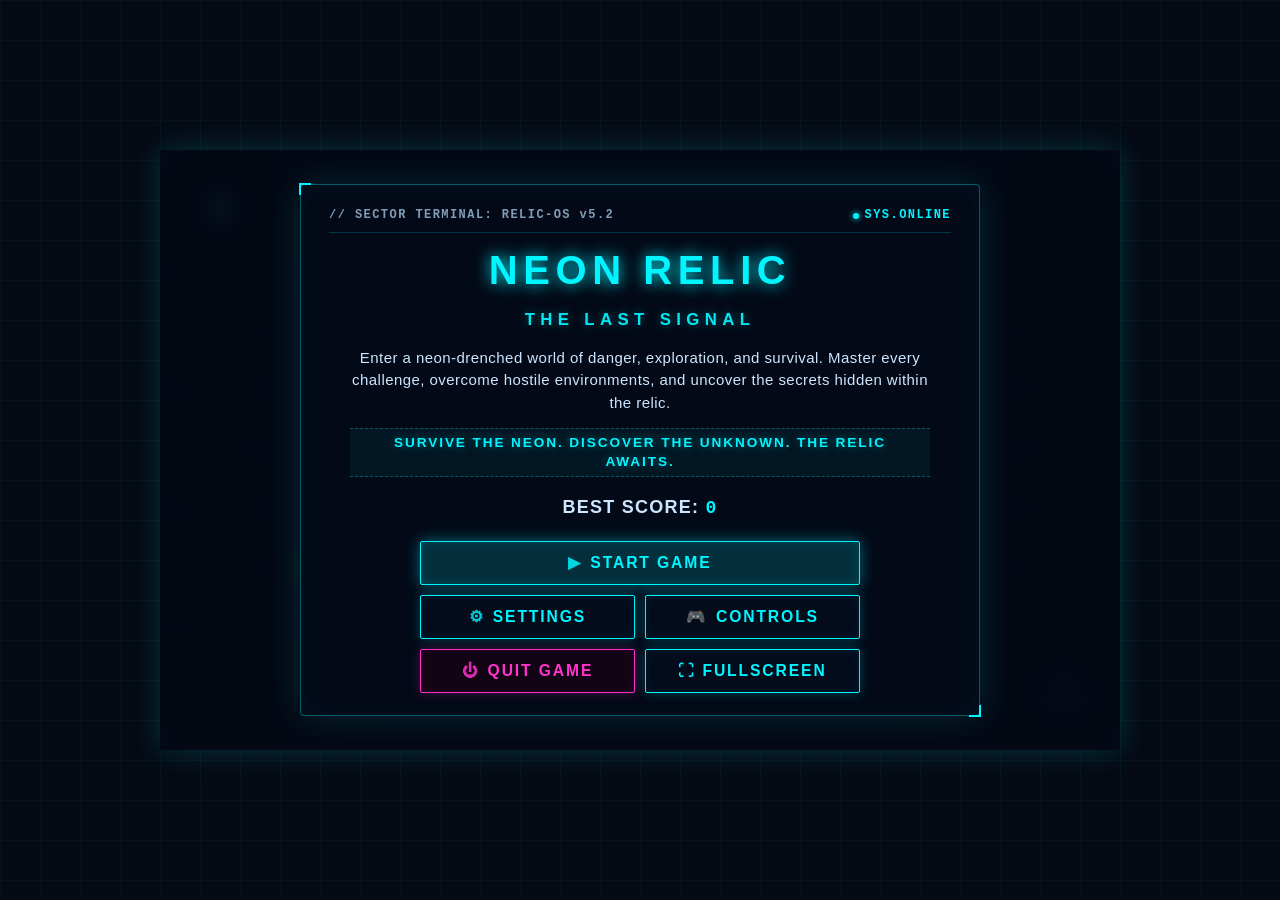
<file: index.html>
<!DOCTYPE html>
<html lang="en">
<head>
  <meta charset="UTF-8" />
  <meta name="viewport" content="width=device-width, initial-scale=1.0, maximum-scale=1.0, user-scalable=no, viewport-fit=cover" />
  <title>NEON RELIC: THE LAST SIGNAL</title>
  <!-- Inline SVG data-URI favicon to prevent 404 requests -->
  <link rel="icon" href="data:image/svg+xml,<svg xmlns='http://www.w3.org/2000/svg' viewBox='0 0 16 16'><rect width='16' height='16' fill='%23050a14'/><rect x='4' y='4' width='8' height='8' fill='%2300f5ff'/></svg>" />
  <link rel="stylesheet" href="style.css" />
</head>
<body>
  <!-- Visually hidden ARIA live announcer for screen readers -->
  <div id="announcer" aria-live="polite" class="sr-only"></div>

  <div id="game-container" tabindex="-1">

    <!-- ── HUD (visible during play or pause) ── -->
    <header id="hud" role="region" aria-label="Mission Heads-Up Display">
      <span id="hud-level">LVL 1/10</span>
      <span id="hud-fragments">FRAGMENTS: 0/6</span>
      <span id="hud-score">SCORE: 0</span>
      <span id="hud-best">BEST: 0</span>
      <span id="hud-dash" class="badge-dash">DASH: READY</span>
      <span id="hud-diff" class="hud-diff-tag">NORMAL</span>
      <button class="hud-btn" id="btn-pause" type="button">PAUSE</button>
      <button class="hud-btn" id="btn-restart-hud" type="button">RESTART</button>
      <button class="hud-btn btn-toggle-fs" id="btn-fullscreen" type="button" aria-label="Toggle Fullscreen">⛶ FULLSCREEN</button>
      <button class="hud-btn" id="btn-mute" type="button" aria-pressed="false">Sound: On</button>
      <div id="hud-time-container">
        <span id="hud-low-time" class="badge-low-time" style="display:none;" aria-hidden="true">LOW TIME</span>
        <span id="hud-time">TIME: 1:30</span>
      </div>
    </header>

    <!-- ── Canvas wrapper (arena + overlays) ── -->
    <main id="canvas-wrapper">
      <canvas id="game-canvas" role="img" aria-label="Game arena. Move with WASD or arrow keys, or on-screen touch joystick."></canvas>

      <!-- ── Overlay panel (Modal dialogs) ── -->
      <div id="overlay" class="visible" role="presentation">

        <!-- 1. MAIN MENU screen dialog -->
        <div id="screen-start" class="dialog-panel" role="dialog" aria-modal="true" aria-labelledby="start-title">
          <div class="terminal-header" aria-hidden="true">
            <span class="terminal-tag">// SECTOR TERMINAL: RELIC-OS v5.2</span>
            <span class="terminal-status"><span class="status-dot"></span>SYS.ONLINE</span>
          </div>
          <h1 id="start-title" class="overlay-title cyan">NEON RELIC</h1>
          <p class="overlay-title cyan subtitle-brand">THE LAST SIGNAL</p>
          
          <div class="overlay-briefing">
            <p class="overlay-subtitle main-menu-desc">
              Enter a neon-drenched world of danger, exploration, and survival. Master every challenge, overcome hostile environments, and uncover the secrets hidden within the relic.
            </p>
            <div class="menu-tagline-container">
              <span class="menu-tagline">Survive the Neon. Discover the Unknown. The Relic Awaits.</span>
            </div>
          </div>

          <p class="overlay-stat">BEST SCORE: <span id="start-best">0</span></p>
          <p id="start-no-save" class="overlay-warning" style="display:none;">Progress can't be saved in this browser.</p>

          <!-- Main Menu Navigation Buttons -->
          <div class="menu-nav-stack" role="group" aria-label="Main Menu Actions">
            <button class="overlay-btn primary-btn btn-menu-large" id="btn-menu-start" type="button">
              <span class="btn-icon">▶</span> START GAME
            </button>
            <div class="menu-btn-row">
              <button class="overlay-btn" id="btn-menu-settings" type="button">
                <span class="btn-icon">⚙</span> SETTINGS
              </button>
              <button class="overlay-btn" id="btn-menu-controls" type="button">
                <span class="btn-icon">🎮</span> CONTROLS
              </button>
            </div>
            <div class="menu-btn-row">
              <button class="overlay-btn magenta-btn" id="btn-menu-quit" type="button">
                <span class="btn-icon">⏻</span> QUIT GAME
              </button>
              <button class="overlay-btn btn-toggle-fs" id="btn-start-fs" type="button">
                <span class="btn-icon">⛶</span> FULLSCREEN
              </button>
            </div>
          </div>
        </div>

        <!-- 2. DIFFICULTY SELECTION screen dialog -->
        <div id="screen-difficulty" class="dialog-panel" role="dialog" aria-modal="true" aria-labelledby="diff-screen-title" style="display:none;">
          <div class="terminal-header" aria-hidden="true">
            <span class="terminal-tag">// MISSION DEPLOYMENT // OPERATIVE PROTOCOL</span>
            <span class="terminal-status"><span class="status-dot"></span>CONFIG</span>
          </div>
          <h2 id="diff-screen-title" class="overlay-title cyan">DIFFICULTY SELECTION</h2>
          <p class="overlay-subtitle">Select combat difficulty and starting deployment sector.</p>

          <!-- 3 Authoritative Difficulty Cards -->
          <div class="diff-cards-grid" role="radiogroup" aria-label="Difficulty Mode">
            <div class="diff-card" id="card-diff-basic" data-diff="basic" tabindex="0" role="radio" aria-checked="false">
              <div class="diff-card-badge badge-basic">RECRUIT</div>
              <h3 class="diff-card-name">BASIC</h3>
              <p class="diff-card-desc">A more forgiving experience for learning the game.</p>
              <ul class="diff-card-stats">
                <li><span>TIMER:</span> +25% generous limit</li>
                <li><span>DRONES:</span> -20% patrol speed</li>
                <li><span>PENALTY:</span> -25 pts / -3s hit</li>
              </ul>
              <button type="button" class="diff-btn" id="btn-diff-basic" data-diff="basic" tabindex="-1">SELECT BASIC</button>
            </div>

            <div class="diff-card active" id="card-diff-normal" data-diff="normal" tabindex="0" role="radio" aria-checked="true">
              <div class="diff-card-badge badge-normal">OPERATIVE</div>
              <h3 class="diff-card-name">MEDIUM</h3>
              <p class="diff-card-desc">A balanced challenge for players familiar with the game.</p>
              <ul class="diff-card-stats">
                <li><span>TIMER:</span> Standard calibrated</li>
                <li><span>DRONES:</span> Standard velocity</li>
                <li><span>PENALTY:</span> -50 pts / -5s hit</li>
              </ul>
              <button type="button" class="diff-btn active" id="btn-diff-normal" data-diff="normal" tabindex="-1">SELECT MEDIUM</button>
            </div>

            <div class="diff-card" id="card-diff-hard" data-diff="hard" tabindex="0" role="radio" aria-checked="false">
              <div class="diff-card-badge badge-hard">CYBERNETIC</div>
              <h3 class="diff-card-name">HARD</h3>
              <p class="diff-card-desc">A demanding experience that tests your skills.</p>
              <ul class="diff-card-stats">
                <li><span>TIMER:</span> -15% tight limit</li>
                <li><span>DRONES:</span> +15% rapid pursuit</li>
                <li><span>PENALTY:</span> -75 pts / -6s hit</li>
              </ul>
              <button type="button" class="diff-btn" id="btn-diff-hard" data-diff="hard" tabindex="-1">SELECT HARD</button>
            </div>
          </div>
          <p id="diff-description" class="diff-desc sr-only">Standard Operation: Calibrated drone velocity and balanced countdown timers.</p>

          <!-- Sector Deployment Selection -->
          <div class="sector-select-container" role="group" aria-label="Starting Sector Selection">
            <span class="cyber-label">DEPLOYMENT SECTOR:</span>
            <div class="sector-pills" id="sector-pills">
              <button type="button" class="sector-pill active" data-sector="0">01</button>
              <button type="button" class="sector-pill" data-sector="1">02</button>
              <button type="button" class="sector-pill" data-sector="2">03</button>
              <button type="button" class="sector-pill" data-sector="3">04</button>
              <button type="button" class="sector-pill" data-sector="4">05</button>
              <button type="button" class="sector-pill" data-sector="5">06</button>
              <button type="button" class="sector-pill" data-sector="6">07</button>
              <button type="button" class="sector-pill" data-sector="7">08</button>
              <button type="button" class="sector-pill" data-sector="8">09</button>
              <button type="button" class="sector-pill" data-sector="9">10</button>
            </div>
            <!-- Sector Information Card -->
            <div id="sector-info-card" class="sector-info-card" aria-live="polite">
              <div class="sector-card-header">
                <span id="sector-card-title">SECTOR 01: ENTRY PROTOCOL</span>
                <span id="sector-card-diff" class="sector-diff-badge diff-easy">EASY</span>
              </div>
              <p id="sector-card-desc">Infiltrate simple security grid. Gather 6 energy fragments and extract.</p>
            </div>
          </div>

          <div class="overlay-actions">
            <button class="overlay-btn primary-btn" id="btn-start" type="button">DEPLOY TO SECTOR 01</button>
            <button class="overlay-btn" id="btn-diff-back" type="button">◀ BACK TO MAIN MENU</button>
          </div>
        </div>

        <!-- 3. DEDICATED SETTINGS screen dialog -->
        <div id="screen-settings" class="dialog-panel" role="dialog" aria-modal="true" aria-labelledby="settings-title" style="display:none;">
          <div class="terminal-header" aria-hidden="true">
            <span class="terminal-tag">// SYSTEM CONFIGURATION // PREFERENCES</span>
            <span class="terminal-status"><span class="status-dot"></span>READY</span>
          </div>
          <h2 id="settings-title" class="overlay-title cyan">SETTINGS</h2>
          <p class="overlay-subtitle">Audio, graphics, motion parameters, and mission data.</p>

          <div class="settings-grid-layout">
            <!-- Audio Preferences -->
            <div class="settings-group" role="group" aria-label="Audio Configuration">
              <h3 class="settings-group-title">AUDIO CONTROLS</h3>
              <div class="setting-row" id="volume-control-container">
                <label for="setting-volume">Master Volume: <span id="volume-val">50%</span></label>
                <input type="range" id="setting-volume" min="0" max="100" step="5" value="50" aria-label="Master Audio Volume" />
              </div>
              <div class="setting-row">
                <label for="setting-music">Music Volume: <span id="music-val">60%</span></label>
                <input type="range" id="setting-music" min="0" max="100" step="5" value="60" aria-label="Music Volume" />
              </div>
              <div class="setting-row">
                <label for="setting-sfx">SFX Volume: <span id="sfx-val">70%</span></label>
                <input type="range" id="setting-sfx" min="0" max="100" step="5" value="70" aria-label="Sound Effects Volume" />
              </div>
              <div class="setting-row">
                <span class="setting-label-text">Audio Output:</span>
                <button class="overlay-btn setting-btn-toggle" id="btn-setting-mute" type="button">SOUND: ON</button>
              </div>
            </div>

            <!-- Graphics & Motion -->
            <div class="settings-group" role="group" aria-label="Graphics and Accessibility">
              <h3 class="settings-group-title">VISUALS &amp; MOTION</h3>
              <div class="setting-row">
                <label for="setting-effects">Motion / Effects:</label>
                <select id="setting-effects" aria-label="Visual Motion Effects Setting">
                  <option value="auto">Auto (System)</option>
                  <option value="full">Full Motion</option>
                  <option value="reduced">Reduced Motion</option>
                </select>
              </div>
              <div class="setting-row">
                <span class="setting-label-text">Screen Shake:</span>
                <button class="overlay-btn setting-btn-toggle" id="btn-setting-shake" type="button" aria-pressed="true">SHAKE: ON</button>
              </div>
              <div class="setting-row">
                <span class="setting-label-text">CRT Scanlines:</span>
                <button class="overlay-btn setting-btn-toggle" id="btn-setting-crt" type="button" aria-pressed="true">SCANLINES: ON</button>
              </div>
              <div class="setting-row">
                <span class="setting-label-text">Display Mode:</span>
                <button class="overlay-btn setting-btn-toggle btn-toggle-fs" id="btn-setting-fs" type="button">⛶ FULLSCREEN</button>
              </div>
            </div>

            <!-- Mission Records Data -->
            <div class="settings-group settings-group-full" role="group" aria-label="Mission Data">
              <h3 class="settings-group-title">DATA MANAGEMENT</h3>
              <div class="setting-row-data">
                <span>Stored Best Score: <strong id="settings-best-val" style="color:var(--neon-gold)">0</strong></span>
                <a href="javascript:void(0)" id="btn-reset-best" class="overlay-link" role="button">Reset best score</a>
              </div>
            </div>
          </div>

          <div class="overlay-actions">
            <button class="overlay-btn primary-btn" id="btn-settings-back" type="button">◀ BACK</button>
            <button class="overlay-btn" id="btn-settings-defaults" type="button">RESTORE DEFAULTS</button>
          </div>
        </div>

        <!-- 4. TACTICAL CONTROLS screen dialog -->
        <div id="screen-controls" class="dialog-panel" role="dialog" aria-modal="true" aria-labelledby="controls-screen-title" style="display:none;">
          <div class="terminal-header" aria-hidden="true">
            <span class="terminal-tag">// FIELD MANUAL // TACTICAL DIRECTIVES</span>
            <span class="terminal-status"><span class="status-dot"></span>SYSTEMS</span>
          </div>
          <h2 id="controls-screen-title" class="overlay-title cyan">CONTROLS &amp; DIRECTIVES</h2>
          <p class="overlay-subtitle">Locomotion, evasion tactics, and shortcut keys.</p>

          <div class="controls-grid" aria-label="Game controls list">
            <span class="key">WASD / ARROWS</span><span>Move operative (opposing directions cancel cleanly)</span>
            <span class="key">SPACE / SHIFT</span><span>Cyber Dash (burst boost, invulnerable window, 2.0s cooldown)</span>
            <span class="key">P / ESC</span><span>Pause / Resume mission telemetry</span>
            <span class="key">F</span><span>Toggle Fullscreen mode</span>
            <span class="key">R</span><span>Quick restart mission</span>
            <span class="key">M</span><span>Toggle Audio synthesizer / Mute</span>
            <span class="key">ENTER / SPACE</span><span>Confirm / Advance menu dialogs</span>
            <span class="key touch-hint">MOBILE TOUCH</span><span class="touch-hint">On-screen analog joystick + Dash, Pause &amp; Fullscreen action pills</span>
          </div>

          <div class="overlay-actions">
            <button class="overlay-btn primary-btn" id="btn-controls-back" type="button">◀ BACK TO MAIN MENU</button>
          </div>
        </div>

        <!-- 5. QUIT CONFIRMATION screen dialog -->
        <div id="screen-quit" class="dialog-panel" role="dialog" aria-modal="true" aria-labelledby="quit-screen-title" style="display:none;">
          <div class="terminal-header" aria-hidden="true">
            <span class="terminal-tag">// MISSION ABORT // TERMINAL DISCONNECT</span>
            <span class="terminal-status danger"><span class="status-dot"></span>STANDBY</span>
          </div>
          <h2 id="quit-screen-title" class="overlay-title magenta">QUIT GAME?</h2>
          <p class="overlay-subtitle" id="quit-message">
            Are you sure you want to exit the mission terminal? Any active sector run progress will be abandoned.
          </p>
          <div class="overlay-actions">
            <button class="overlay-btn magenta-btn" id="btn-quit-confirm" type="button">ABORT &amp; EXIT</button>
            <button class="overlay-btn primary-btn" id="btn-quit-cancel" type="button">RETURN</button>
          </div>
        </div>

        <!-- 6. PAUSED screen dialog -->
        <div id="screen-paused" class="dialog-panel" role="dialog" aria-modal="true" aria-labelledby="pause-title" style="display:none;">
          <div class="terminal-header" aria-hidden="true">
            <span class="terminal-tag">// SYSTEM SUSPENDED // TELEMETRY HOLD</span>
            <span class="terminal-status warning"><span class="status-dot"></span>STANDBY</span>
          </div>
          <h2 id="pause-title" class="overlay-title cyan">— PAUSED —</h2>
          <div class="pause-diff-info">
            ACTIVE PROFILE: <span id="pause-diff-badge" class="sector-diff-badge diff-normal">MEDIUM</span>
          </div>
          <p class="overlay-subtitle">Press P or Esc to resume, R to restart level.</p>
          <div class="overlay-actions">
            <button class="overlay-btn primary-btn" id="btn-resume" type="button">RESUME</button>
            <button class="overlay-btn" id="btn-restart-pause" type="button">RESTART LEVEL</button>
            <button class="overlay-btn" id="btn-pause-settings" type="button">SETTINGS</button>
            <button class="overlay-btn magenta-btn" id="btn-title-pause" type="button">MAIN MENU</button>
            <button class="overlay-btn btn-toggle-fs" id="btn-pause-fs" type="button">⛶ FULLSCREEN</button>
          </div>
        </div>

        <!-- 7. LEVEL_COMPLETE screen dialog -->
        <div id="screen-level-complete" class="dialog-panel" role="dialog" aria-modal="true" aria-labelledby="lc-title" style="display:none;">
          <div class="terminal-header" aria-hidden="true">
            <span class="terminal-tag">// EXTRACTION SUCCESSFUL // SECTOR COMPLETE</span>
            <span class="terminal-status success"><span class="status-dot"></span>CLEARED</span>
          </div>
          <h2 id="lc-title" class="overlay-title lime">SECTOR CLEARED</h2>
          <p class="overlay-subtitle" id="lc-next-label">NEXT: SECTOR 02</p>
          <p class="overlay-stat">SECTOR BONUS: <span id="lc-bonus" style="color:var(--neon-lime);">+250</span></p>
          <p class="overlay-stat">TOTAL SCORE: <span id="lc-score">0</span></p>
          <div class="overlay-actions">
            <button class="overlay-btn primary-btn" id="btn-next-level" type="button">PROCEED TO NEXT SECTOR</button>
            <button class="overlay-btn btn-toggle-fs" id="btn-lc-fs" type="button">⛶ FULLSCREEN</button>
            <button class="overlay-btn magenta-btn" id="btn-restart-lc" type="button">RESTART RUN</button>
          </div>
        </div>

        <!-- 8. WON screen dialog -->
        <div id="screen-won" class="dialog-panel" role="dialog" aria-modal="true" aria-labelledby="won-title" style="display:none;">
          <div class="terminal-header" aria-hidden="true">
            <span class="terminal-tag">// RELIC UPLINK ESTABLISHED // MISSION SUCCESS</span>
            <span class="terminal-status success"><span class="status-dot"></span>TRANSMITTING</span>
          </div>
          <h2 id="won-title" class="overlay-title lime">MISSION COMPLETE</h2>
          <p class="overlay-subtitle" style="color:var(--neon-cyan);font-weight:bold;">ALL 10 SECTORS SECURED • THE LAST SIGNAL TRANSMITTED</p>
          <p class="badge-record" id="won-record" style="display:none;">★ NEW RECORD! ★</p>
          <p class="overlay-stat">FINAL SCORE: <span id="won-score">0</span></p>
          <p class="overlay-stat">BEST SCORE: <span id="won-best">0</span></p>
          <p class="overlay-stat">TOTAL TIME: <span id="won-time">0:00</span></p>
          <div class="overlay-actions">
            <button class="overlay-btn primary-btn" id="btn-restart-won" type="button">PLAY AGAIN</button>
            <button class="overlay-btn" id="btn-title-won" type="button">TITLE SCREEN</button>
            <button class="overlay-btn btn-toggle-fs" id="btn-won-fs" type="button">⛶ FULLSCREEN</button>
          </div>
        </div>

        <!-- 9. LOST screen dialog -->
        <div id="screen-lost" class="dialog-panel" role="dialog" aria-modal="true" aria-labelledby="lost-title" style="display:none;">
          <div class="terminal-header" aria-hidden="true">
            <span class="terminal-tag">// CRITICAL FAILURE // AGENT SIGNAL LOST</span>
            <span class="terminal-status danger"><span class="status-dot"></span>TERMINATED</span>
          </div>
          <h2 id="lost-title" class="overlay-title magenta">MISSION FAILED</h2>
          <p class="overlay-subtitle" id="lost-reason">Time ran out.</p>
          <p class="badge-record" id="lost-record" style="display:none;">★ NEW RECORD! ★</p>
          <p class="overlay-stat">REACHED: <span id="lost-level">SECTOR 1 / 10</span></p>
          <p class="overlay-stat">FINAL SCORE: <span id="lost-score">0</span></p>
          <p class="overlay-stat">BEST SCORE: <span id="lost-best">0</span></p>
          <div class="overlay-actions">
            <button class="overlay-btn magenta-btn" id="btn-restart-lost" type="button">TRY AGAIN</button>
            <button class="overlay-btn" id="btn-title-lost" type="button">TITLE SCREEN</button>
            <button class="overlay-btn btn-toggle-fs" id="btn-lost-fs" type="button">⛶ FULLSCREEN</button>
          </div>
        </div>

        <!-- 10. ERROR screen dialog -->
        <div id="screen-error" class="dialog-panel" role="dialog" aria-modal="true" aria-labelledby="error-title" style="display:none;">
          <div class="terminal-header" aria-hidden="true">
            <span class="terminal-tag">// KERNEL EXCEPTION // SYSTEM MALFUNCTION</span>
            <span class="terminal-status danger"><span class="status-dot"></span>RECOVER</span>
          </div>
          <h2 id="error-title" class="overlay-title magenta">SYSTEM MALFUNCTION</h2>
          <p class="overlay-subtitle">Something went wrong. Press Restart or reload.</p>
          <button class="overlay-btn magenta-btn" id="btn-restart-error" type="button">RESTART MISSION</button>
        </div>

      </div><!-- /overlay -->
    </main><!-- /canvas-wrapper -->

    <!-- ── Mobile Touch Controls Overlay ── -->
    <div id="touch-controls" class="touch-controls-layer" aria-hidden="true">
      <div id="touch-joystick-zone" class="touch-zone">
        <div id="joystick-base">
          <div id="joystick-knob"></div>
          <span class="joystick-cardinal cardinal-n">▲</span>
          <span class="joystick-cardinal cardinal-s">▼</span>
          <span class="joystick-cardinal cardinal-w">◀</span>
          <span class="joystick-cardinal cardinal-e">▶</span>
        </div>
      </div>
      <div id="touch-actions-zone" class="touch-zone">
        <button id="touch-btn-dash" class="touch-btn-circle" type="button" aria-label="Cyber Dash">
          <span class="touch-icon">⚡</span>
          <span class="touch-label">DASH</span>
        </button>
        <button id="touch-btn-fullscreen" class="touch-btn-circle btn-toggle-fs" type="button" aria-label="Toggle Fullscreen">
          <span class="touch-icon">⛶</span>
          <span class="touch-label">FULL</span>
        </button>
        <button id="touch-btn-pause" class="touch-btn-circle" type="button" aria-label="Pause Game">
          <span class="touch-icon">⏸</span>
          <span class="touch-label">PAUSE</span>
        </button>
      </div>
    </div>

  </div><!-- /game-container -->

  <!-- Load in strict order: logic -> audio -> effects -> game -->
  <script src="logic.js"></script>
  <script src="audio.js"></script>
  <script src="effects.js"></script>
  <script src="game.js"></script>
</body>
</html>
</file>
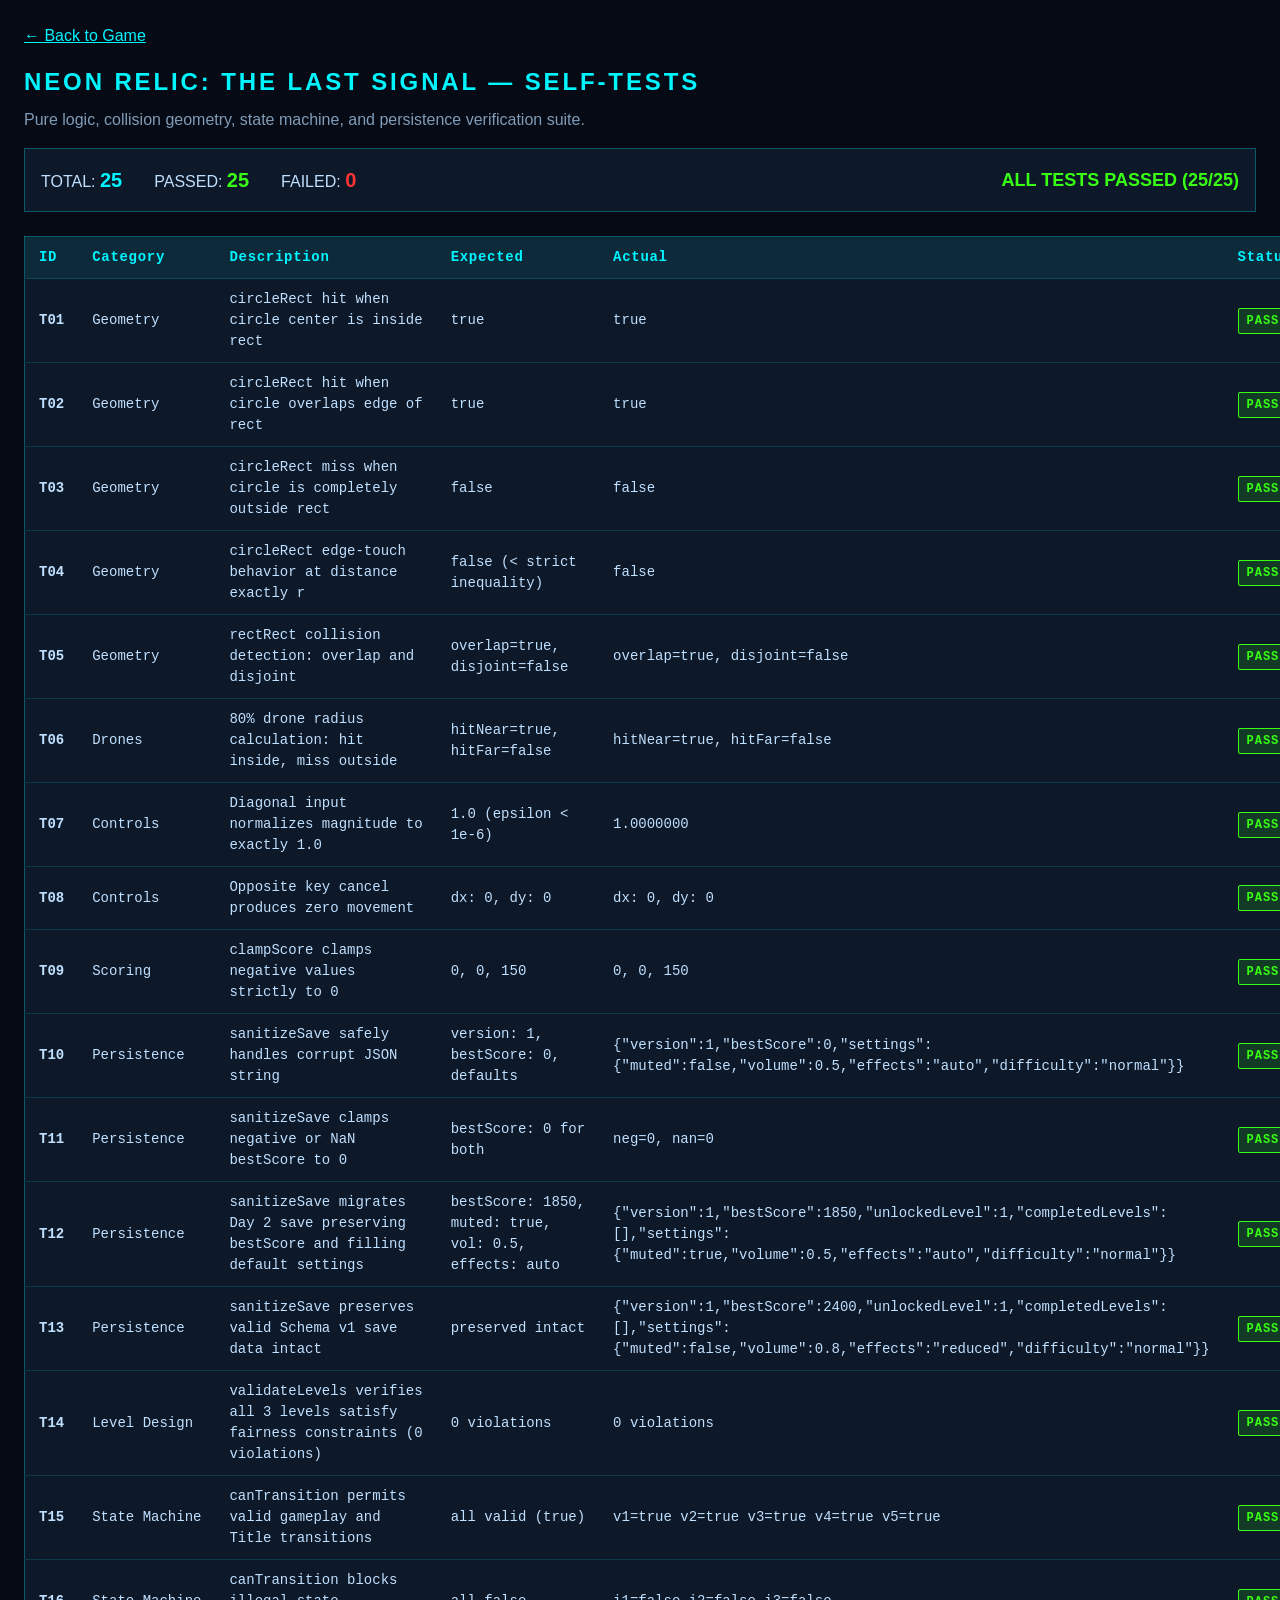
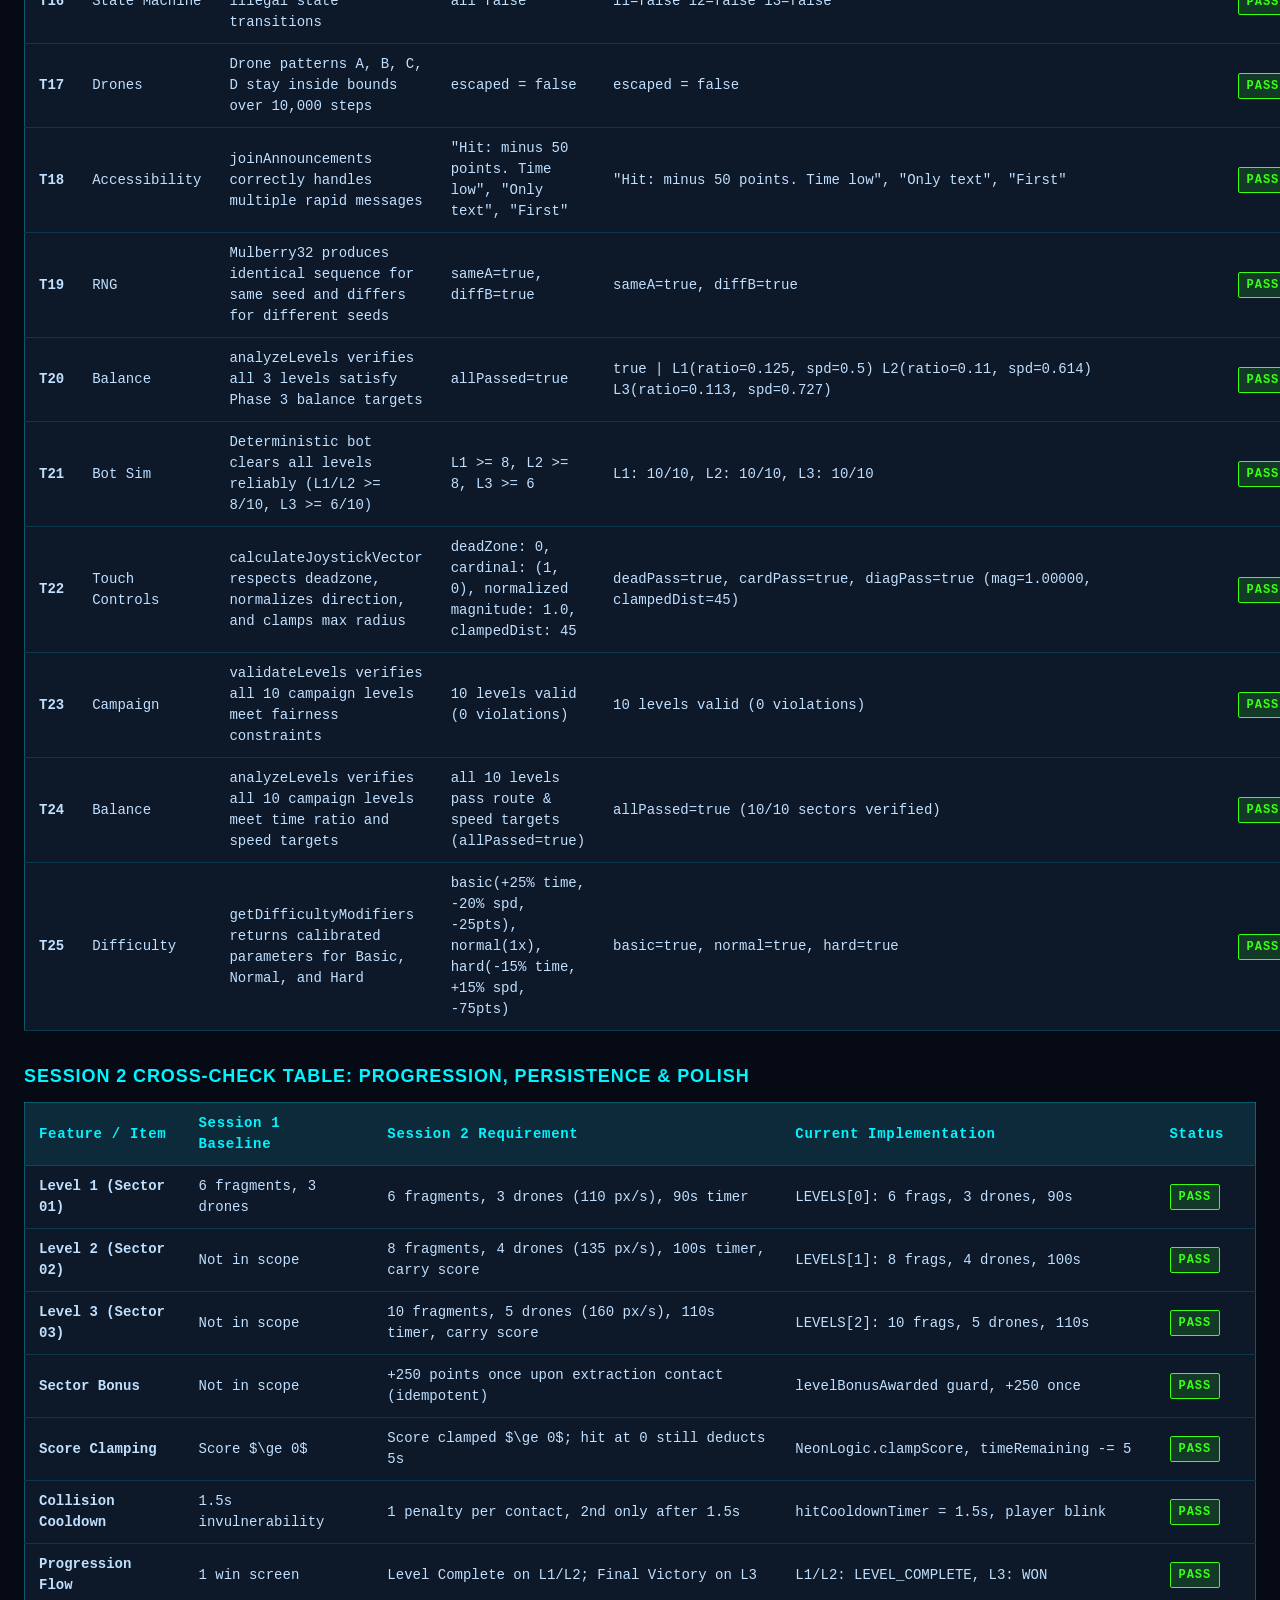
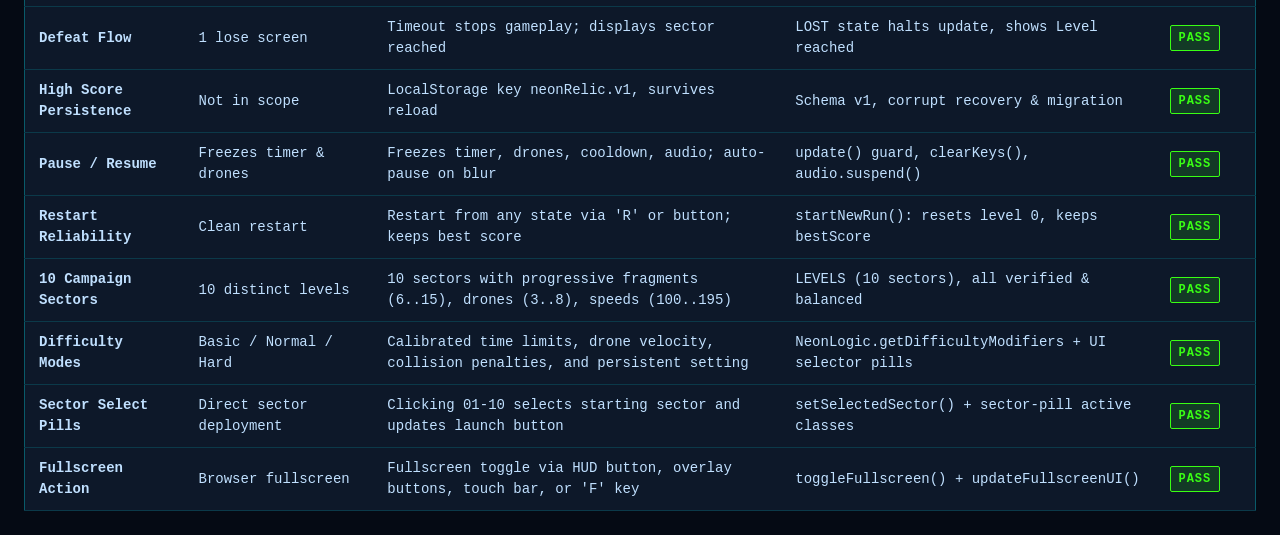
<file: tests.html>
<!DOCTYPE html>
<html lang="en">
<head>
  <meta charset="UTF-8">
  <meta name="viewport" content="width=device-width, initial-scale=1.0">
  <title>NEON RELIC: Automated Self-Tests</title>
  <style>
    :root {
      --bg: #050a14;
      --panel: #0d1829;
      --border: rgba(0, 245, 255, 0.3);
      --text: #c0e0ff;
      --pass: #39ff14;
      --fail: #ff3333;
      --cyan: #00f5ff;
      --font-display: 'Bahnschrift', 'Segoe UI SemiBold', 'Segoe UI', -apple-system, sans-serif;
      --font-body: 'Segoe UI', -apple-system, BlinkMacSystemFont, Roboto, sans-serif;
      --font-code: 'Consolas', 'Courier New', monospace;
    }
    * { box-sizing: border-box; margin: 0; padding: 0; }
    body {
      background: var(--bg);
      color: var(--text);
      font-family: var(--font-body);
      padding: 24px;
      line-height: 1.5;
    }
    h1 {
      font-family: var(--font-display);
      color: var(--cyan);
      font-size: 24px;
      margin-bottom: 8px;
      letter-spacing: 0.12em;
      text-transform: uppercase;
    }
    h2 {
      font-family: var(--font-display);
      color: var(--cyan);
      letter-spacing: 0.08em;
    }
    code, table {
      font-family: var(--font-code);
    }
    .summary-box {
      background: var(--panel);
      border: 1px solid var(--border);
      padding: 16px;
      margin-bottom: 24px;
      display: flex;
      gap: 32px;
      align-items: center;
      flex-wrap: wrap;
    }
    .metric {
      font-size: 16px;
    }
    .metric span {
      font-weight: bold;
      font-size: 20px;
    }
    .metric.pass span { color: var(--pass); }
    .metric.fail span { color: var(--fail); }
    .metric.total span { color: var(--cyan); }
    table {
      width: 100%;
      border-collapse: collapse;
      background: var(--panel);
      border: 1px solid var(--border);
      font-size: 14px;
    }
    th, td {
      padding: 10px 14px;
      text-align: left;
      border-bottom: 1px solid rgba(0, 245, 255, 0.15);
    }
    th {
      background: rgba(0, 245, 255, 0.08);
      color: var(--cyan);
      font-weight: bold;
      letter-spacing: 0.05em;
    }
    tr:hover { background: rgba(0, 245, 255, 0.04); }
    .badge {
      display: inline-block;
      padding: 3px 8px;
      font-weight: bold;
      border-radius: 2px;
      font-size: 12px;
      letter-spacing: 0.08em;
    }
    .badge.pass {
      background: rgba(57, 255, 20, 0.15);
      color: var(--pass);
      border: 1px solid var(--pass);
    }
    .badge.fail {
      background: rgba(255, 51, 51, 0.15);
      color: var(--fail);
      border: 1px solid var(--fail);
    }
    .back-link {
      display: inline-block;
      margin-bottom: 16px;
      color: var(--cyan);
      text-decoration: underline;
    }
  </style>
</head>
<body>
  <a href="index.html" class="back-link">&larr; Back to Game</a>
  <h1>NEON RELIC: THE LAST SIGNAL &mdash; Self-Tests</h1>
  <p style="margin-bottom: 16px; color: #809cb8;">Pure logic, collision geometry, state machine, and persistence verification suite.</p>

  <div class="summary-box" id="summary-box">
    <div class="metric total">TOTAL: <span id="stat-total">0</span></div>
    <div class="metric pass">PASSED: <span id="stat-pass">0</span></div>
    <div class="metric fail">FAILED: <span id="stat-fail">0</span></div>
    <div class="metric" id="overall-status" style="margin-left: auto; font-weight: bold; font-size: 18px;">RUNNING...</div>
  </div>

  <table id="test-table" aria-label="Self-test results">
    <thead>
      <tr>
        <th style="width: 80px;">ID</th>
        <th style="width: 140px;">Category</th>
        <th>Description</th>
        <th>Expected</th>
        <th>Actual</th>
        <th style="width: 100px;">Status</th>
      </tr>
    </thead>
    <tbody id="test-body">
    </tbody>
  </table>

  <h2 style="color: var(--cyan); margin: 32px 0 12px; font-size: 18px; letter-spacing: 0.05em;">SESSION 2 CROSS-CHECK TABLE: PROGRESSION, PERSISTENCE &amp; POLISH</h2>
  <table id="cross-check-table" aria-label="Session 2 Cross-Check results">
    <thead>
      <tr>
        <th style="width: 160px;">Feature / Item</th>
        <th>Session 1 Baseline</th>
        <th>Session 2 Requirement</th>
        <th>Current Implementation</th>
        <th style="width: 100px;">Status</th>
      </tr>
    </thead>
    <tbody id="cross-check-body">
      <tr>
        <td><strong>Level 1 (Sector 01)</strong></td>
        <td>6 fragments, 3 drones</td>
        <td>6 fragments, 3 drones (110 px/s), 90s timer</td>
        <td><code>LEVELS[0]: 6 frags, 3 drones, 90s</code></td>
        <td><span class="badge pass">PASS</span></td>
      </tr>
      <tr>
        <td><strong>Level 2 (Sector 02)</strong></td>
        <td>Not in scope</td>
        <td>8 fragments, 4 drones (135 px/s), 100s timer, carry score</td>
        <td><code>LEVELS[1]: 8 frags, 4 drones, 100s</code></td>
        <td><span class="badge pass">PASS</span></td>
      </tr>
      <tr>
        <td><strong>Level 3 (Sector 03)</strong></td>
        <td>Not in scope</td>
        <td>10 fragments, 5 drones (160 px/s), 110s timer, carry score</td>
        <td><code>LEVELS[2]: 10 frags, 5 drones, 110s</code></td>
        <td><span class="badge pass">PASS</span></td>
      </tr>
      <tr>
        <td><strong>Sector Bonus</strong></td>
        <td>Not in scope</td>
        <td>+250 points once upon extraction contact (idempotent)</td>
        <td><code>levelBonusAwarded guard, +250 once</code></td>
        <td><span class="badge pass">PASS</span></td>
      </tr>
      <tr>
        <td><strong>Score Clamping</strong></td>
        <td>Score $\ge 0$</td>
        <td>Score clamped $\ge 0$; hit at 0 still deducts 5s</td>
        <td><code>NeonLogic.clampScore, timeRemaining -= 5</code></td>
        <td><span class="badge pass">PASS</span></td>
      </tr>
      <tr>
        <td><strong>Collision Cooldown</strong></td>
        <td>1.5s invulnerability</td>
        <td>1 penalty per contact, 2nd only after 1.5s</td>
        <td><code>hitCooldownTimer = 1.5s, player blink</code></td>
        <td><span class="badge pass">PASS</span></td>
      </tr>
      <tr>
        <td><strong>Progression Flow</strong></td>
        <td>1 win screen</td>
        <td>Level Complete on L1/L2; Final Victory on L3</td>
        <td><code>L1/L2: LEVEL_COMPLETE, L3: WON</code></td>
        <td><span class="badge pass">PASS</span></td>
      </tr>
      <tr>
        <td><strong>Defeat Flow</strong></td>
        <td>1 lose screen</td>
        <td>Timeout stops gameplay; displays sector reached</td>
        <td><code>LOST state halts update, shows Level reached</code></td>
        <td><span class="badge pass">PASS</span></td>
      </tr>
      <tr>
        <td><strong>High Score Persistence</strong></td>
        <td>Not in scope</td>
        <td>LocalStorage key neonRelic.v1, survives reload</td>
        <td><code>Schema v1, corrupt recovery &amp; migration</code></td>
        <td><span class="badge pass">PASS</span></td>
      </tr>
      <tr>
        <td><strong>Pause / Resume</strong></td>
        <td>Freezes timer &amp; drones</td>
        <td>Freezes timer, drones, cooldown, audio; auto-pause on blur</td>
        <td><code>update() guard, clearKeys(), audio.suspend()</code></td>
        <td><span class="badge pass">PASS</span></td>
      </tr>
      <tr>
        <td><strong>Restart Reliability</strong></td>
        <td>Clean restart</td>
        <td>Restart from any state via 'R' or button; keeps best score</td>
        <td><code>startNewRun(): resets level 0, keeps bestScore</code></td>
        <td><span class="badge pass">PASS</span></td>
      </tr>
      <tr>
        <td><strong>10 Campaign Sectors</strong></td>
        <td>10 distinct levels</td>
        <td>10 sectors with progressive fragments (6..15), drones (3..8), speeds (100..195)</td>
        <td><code>LEVELS (10 sectors), all verified &amp; balanced</code></td>
        <td><span class="badge pass">PASS</span></td>
      </tr>
      <tr>
        <td><strong>Difficulty Modes</strong></td>
        <td>Basic / Normal / Hard</td>
        <td>Calibrated time limits, drone velocity, collision penalties, and persistent setting</td>
        <td><code>NeonLogic.getDifficultyModifiers + UI selector pills</code></td>
        <td><span class="badge pass">PASS</span></td>
      </tr>
      <tr>
        <td><strong>Sector Select Pills</strong></td>
        <td>Direct sector deployment</td>
        <td>Clicking 01-10 selects starting sector and updates launch button</td>
        <td><code>setSelectedSector() + sector-pill active classes</code></td>
        <td><span class="badge pass">PASS</span></td>
      </tr>
      <tr>
        <td><strong>Fullscreen Action</strong></td>
        <td>Browser fullscreen</td>
        <td>Fullscreen toggle via HUD button, overlay buttons, touch bar, or 'F' key</td>
        <td><code>toggleFullscreen() + updateFullscreenUI()</code></td>
        <td><span class="badge pass">PASS</span></td>
      </tr>
    </tbody>
  </table>

  <!-- Load pure logic suite & game data -->
  <script src="logic.js"></script>
  <script>window.__TEST_HARNESS__ = true;</script>
  <script src="game.js"></script>

  <script>
    (function () {
      var tests = [];
      function test(id, category, description, fn) {
        tests.push({ id: id, category: category, description: description, fn: fn });
      }

      /* ── 1. Collision Math (circleRect, rectRect) ── */
      test('T01', 'Geometry', 'circleRect hit when circle center is inside rect', function () {
        var hit = NeonLogic.circleRect(100, 100, 15, 100, 100, 40, 40);
        return { pass: hit === true, expected: 'true', actual: String(hit) };
      });

      test('T02', 'Geometry', 'circleRect hit when circle overlaps edge of rect', function () {
        // rect center 100,100, size 40x40 -> x span [80, 120]. Circle at 130,100, r=15 -> dist to edge is 10 < 15
        var hit = NeonLogic.circleRect(130, 100, 15, 100, 100, 40, 40);
        return { pass: hit === true, expected: 'true', actual: String(hit) };
      });

      test('T03', 'Geometry', 'circleRect miss when circle is completely outside rect', function () {
        // rect x span [80, 120]. Circle at 150,100, r=15 -> dist to edge is 30 > 15
        var hit = NeonLogic.circleRect(150, 100, 15, 100, 100, 40, 40);
        return { pass: hit === false, expected: 'false', actual: String(hit) };
      });

      test('T04', 'Geometry', 'circleRect edge-touch behavior at distance exactly r', function () {
        // rect x span [80, 120]. Circle at 135,100, r=15 -> dist is exactly 15 -> dist^2 == r^2 (miss for strict <)
        var hit = NeonLogic.circleRect(135, 100, 15, 100, 100, 40, 40);
        return { pass: hit === false, expected: 'false (< strict inequality)', actual: String(hit) };
      });

      test('T05', 'Geometry', 'rectRect collision detection: overlap and disjoint', function () {
        var overlap = NeonLogic.rectRect(100, 100, 30, 30, 120, 100, 30, 30);
        var disjoint = NeonLogic.rectRect(100, 100, 30, 30, 200, 200, 30, 30);
        return { pass: overlap === true && disjoint === false, expected: 'overlap=true, disjoint=false', actual: 'overlap=' + overlap + ', disjoint=' + disjoint };
      });

      /* ── 2. Drone 80% Forgiving Radius ── */
      test('T06', 'Drones', '80% drone radius calculation: hit inside, miss outside', function () {
        var droneRadius = 15;
        var effRadius = droneRadius * 0.8; // 12
        var playerSize = 28; // half = 14
        // Player at (100, 100), player box x span [86, 114]
        // Drone center at (125, 100) -> distance to edge is 125 - 114 = 11 < 12 -> hit!
        var hitNear = NeonLogic.circleRect(125, 100, effRadius, 100, 100, playerSize, playerSize);
        // Drone center at (127, 100) -> distance to edge is 127 - 114 = 13 > 12 -> miss!
        var hitFar = NeonLogic.circleRect(127, 100, effRadius, 100, 100, playerSize, playerSize);
        return { pass: hitNear === true && hitFar === false, expected: 'hitNear=true, hitFar=false', actual: 'hitNear=' + hitNear + ', hitFar=' + hitFar };
      });

      /* ── 3. Diagonal Normalization & Input ── */
      test('T07', 'Controls', 'Diagonal input normalizes magnitude to exactly 1.0', function () {
        var norm = NeonLogic.normalizeInput(1, 1);
        var mag = Math.hypot(norm.dx, norm.dy);
        var pass = Math.abs(mag - 1.0) < 1e-6;
        return { pass: pass, expected: '1.0 (epsilon < 1e-6)', actual: mag.toFixed(7) };
      });

      test('T08', 'Controls', 'Opposite key cancel produces zero movement', function () {
        var norm = NeonLogic.normalizeInput(0, 0);
        return { pass: norm.dx === 0 && norm.dy === 0, expected: 'dx: 0, dy: 0', actual: 'dx: ' + norm.dx + ', dy: ' + norm.dy };
      });

      /* ── 4. Score Clamping ── */
      test('T09', 'Scoring', 'clampScore clamps negative values strictly to 0', function () {
        var score1 = NeonLogic.clampScore(50, -100);
        var score2 = NeonLogic.clampScore(0, -50);
        var score3 = NeonLogic.clampScore(100, 50);
        var pass = (score1 === 0 && score2 === 0 && score3 === 150);
        return { pass: pass, expected: '0, 0, 150', actual: score1 + ', ' + score2 + ', ' + score3 };
      });

      /* ── 5. Save Sanitizer (Schema v1) ── */
      test('T10', 'Persistence', 'sanitizeSave safely handles corrupt JSON string', function () {
        var res = NeonLogic.sanitizeSave('{bad json');
        var pass = (res.version === 1 && res.bestScore === 0 && res.settings.muted === false && res.settings.volume === 0.5 && res.settings.effects === 'auto');
        return { pass: pass, expected: 'version: 1, bestScore: 0, defaults', actual: JSON.stringify(res) };
      });

      test('T11', 'Persistence', 'sanitizeSave clamps negative or NaN bestScore to 0', function () {
        var resNeg = NeonLogic.sanitizeSave(JSON.stringify({ bestScore: -500 }));
        var resNan = NeonLogic.sanitizeSave(JSON.stringify({ bestScore: 'abc' }));
        var pass = (resNeg.bestScore === 0 && resNan.bestScore === 0);
        return { pass: pass, expected: 'bestScore: 0 for both', actual: 'neg=' + resNeg.bestScore + ', nan=' + resNan.bestScore };
      });

      test('T12', 'Persistence', 'sanitizeSave migrates Day 2 save preserving bestScore and filling default settings', function () {
        var day2Raw = JSON.stringify({ bestScore: 1850, settings: { muted: true } });
        var res = NeonLogic.sanitizeSave(day2Raw);
        var pass = (res.version === 1 && res.bestScore === 1850 && res.settings.muted === true && res.settings.volume === 0.5 && res.settings.effects === 'auto');
        return { pass: pass, expected: 'bestScore: 1850, muted: true, vol: 0.5, effects: auto', actual: JSON.stringify(res) };
      });

      test('T13', 'Persistence', 'sanitizeSave preserves valid Schema v1 save data intact', function () {
        var validRaw = JSON.stringify({ version: 1, bestScore: 2400, settings: { muted: false, volume: 0.8, effects: 'reduced' } });
        var res = NeonLogic.sanitizeSave(validRaw);
        var pass = (res.version === 1 && res.bestScore === 2400 && res.settings.muted === false && Math.abs(res.settings.volume - 0.8) < 1e-4 && res.settings.effects === 'reduced');
        return { pass: pass, expected: 'preserved intact', actual: JSON.stringify(res) };
      });

      /* ── 6. Level Validation ── */
      test('T14', 'Level Design', 'validateLevels verifies all 3 levels satisfy fairness constraints (0 violations)', function () {
        var config = {
          ARENA_W: 960, ARENA_H: 600,
          PLAYER_START_X: 60, PLAYER_START_Y: 60,
          DRONE_RADIUS: 15,
          EXTRACT_X: 870, EXTRACT_Y: 510, EXTRACT_W: 70, EXTRACT_H: 70
        };
        var levels = [
          {
            name: 'SECTOR 01: ENTRY GRID', timeLimit: 90,
            fragments: [{ x: 540, y: 420 }, { x: 260, y: 540 }, { x: 340, y: 100 }, { x: 700, y: 180 }, { x: 420, y: 300 }, { x: 140, y: 420 }],
            drones: [
              { patternType: 'A', x: 250, y: 230, speed: 110, vx: 110, vy: 0, bounds: { minX: 15, maxX: 945, minY: 15, maxY: 585 } },
              { patternType: 'B', x: 600, y: 80, speed: 110, vx: 0, vy: 110, bounds: { minX: 15, maxX: 945, minY: 15, maxY: 585 } },
              { patternType: 'C', x: 650, y: 350, speed: 110, vx: 0, vy: 0, loopX1: 620, loopY1: 330, loopX2: 820, loopY2: 480, loopPhase: 0, bounds: { minX: 15, maxX: 945, minY: 15, maxY: 585 } }
            ],
            extraction: { x: 870, y: 510, w: 70, h: 70 }
          },
          {
            name: 'SECTOR 02: TRANSIT HUB', timeLimit: 100,
            fragments: [{ x: 820, y: 300 }, { x: 540, y: 420 }, { x: 340, y: 100 }, { x: 700, y: 180 }, { x: 140, y: 420 }, { x: 180, y: 340 }, { x: 580, y: 60 }, { x: 300, y: 460 }],
            drones: [
              { patternType: 'A', x: 300, y: 230, speed: 135, vx: 135, vy: 0, bounds: { minX: 15, maxX: 945, minY: 15, maxY: 585 } },
              { patternType: 'B', x: 750, y: 90, speed: 135, vx: 0, vy: 135, bounds: { minX: 15, maxX: 945, minY: 15, maxY: 585 } },
              { patternType: 'C', x: 450, y: 320, speed: 135, vx: 0, vy: 0, loopX1: 450, loopY1: 320, loopX2: 650, loopY2: 460, loopPhase: 0, bounds: { minX: 15, maxX: 945, minY: 15, maxY: 585 } },
              { patternType: 'A', x: 200, y: 530, speed: 135, vx: -135, vy: 0, bounds: { minX: 15, maxX: 780, minY: 15, maxY: 585 } }
            ],
            extraction: { x: 870, y: 510, w: 70, h: 70 }
          },
          {
            name: 'SECTOR 03: CORE BREACH', timeLimit: 110,
            fragments: [{ x: 820, y: 300 }, { x: 340, y: 100 }, { x: 700, y: 180 }, { x: 140, y: 420 }, { x: 660, y: 540 }, { x: 180, y: 340 }, { x: 580, y: 60 }, { x: 100, y: 140 }, { x: 180, y: 60 }, { x: 100, y: 500 }],
            drones: [
              { patternType: 'A', x: 350, y: 230, speed: 160, vx: 160, vy: 0, bounds: { minX: 15, maxX: 945, minY: 15, maxY: 585 } },
              { patternType: 'B', x: 780, y: 100, speed: 160, vx: 0, vy: 160, bounds: { minX: 15, maxX: 945, minY: 15, maxY: 585 } },
              { patternType: 'C', x: 450, y: 300, speed: 160, vx: 0, vy: 0, loopX1: 450, loopY1: 300, loopX2: 650, loopY2: 450, loopPhase: 0, bounds: { minX: 15, maxX: 945, minY: 15, maxY: 585 } },
              { patternType: 'B', x: 250, y: 200, speed: 160, vx: 0, vy: -160, bounds: { minX: 15, maxX: 945, minY: 15, maxY: 585 } },
              { patternType: 'D', x: 380, y: 360, speed: 160, vx: 113, vy: 113, bounds: { minX: 300, maxX: 420, minY: 320, maxY: 480 } }
            ],
            extraction: { x: 870, y: 510, w: 70, h: 70 }
          }
        ];
        var res = NeonLogic.validateLevels(levels, config);
        var violationCount = Array.isArray(res) ? res.length : (res.violations ? res.violations.length : (typeof res === 'number' ? res : 0));
        return { pass: violationCount === 0, expected: '0 violations', actual: violationCount + ' violations' };
      });

      /* ── 7. State Transitions ── */
      test('T15', 'State Machine', 'canTransition permits valid gameplay and Title transitions', function () {
        var v1 = NeonLogic.canTransition('START', 'PLAYING');
        var v2 = NeonLogic.canTransition('PLAYING', 'PAUSED');
        var v3 = NeonLogic.canTransition('PAUSED', 'START');
        var v4 = NeonLogic.canTransition('WON', 'START');
        var v5 = NeonLogic.canTransition('LOST', 'START');
        var pass = (v1 && v2 && v3 && v4 && v5);
        return { pass: pass, expected: 'all valid (true)', actual: 'v1=' + v1 + ' v2=' + v2 + ' v3=' + v3 + ' v4=' + v4 + ' v5=' + v5 };
      });

      test('T16', 'State Machine', 'canTransition blocks illegal state transitions', function () {
        var i1 = NeonLogic.canTransition('START', 'WON');
        var i2 = NeonLogic.canTransition('WON', 'PAUSED');
        var i3 = NeonLogic.canTransition('LOST', 'LEVEL_COMPLETE');
        var pass = (!i1 && !i2 && !i3);
        return { pass: pass, expected: 'all false', actual: 'i1=' + i1 + ' i2=' + i2 + ' i3=' + i3 };
      });

      /* ── 8. Drone 10,000 Step In-Bounds Simulation ── */
      test('T17', 'Drones', 'Drone patterns A, B, C, D stay inside bounds over 10,000 steps', function () {
        var arenaW = 960, arenaH = 600;
        var dt = 0.016;
        var dA = { patternType: 'A', x: 250, y: 230, speed: 110, vx: 110, vy: 0, radius: 15, bounds: { minX: 15, maxX: 945, minY: 15, maxY: 585 } };
        var dB = { patternType: 'B', x: 600, y: 80, speed: 110, vx: 0, vy: 110, radius: 15, bounds: { minX: 15, maxX: 945, minY: 15, maxY: 585 } };
        var dC = { patternType: 'C', x: 650, y: 350, speed: 110, vx: 0, vy: 0, radius: 15, loopX1: 620, loopY1: 330, loopX2: 820, loopY2: 480, loopPhase: 0, bounds: { minX: 15, maxX: 945, minY: 15, maxY: 585 } };
        var dD = { patternType: 'D', x: 380, y: 360, speed: 160, vx: 113, vy: 113, radius: 15, bounds: { minX: 300, maxX: 420, minY: 320, maxY: 480 } };

        var escaped = false;
        for (var step = 0; step < 10000; step++) {
          NeonLogic.stepDronePattern(dA, dt, arenaW, arenaH);
          NeonLogic.stepDronePattern(dB, dt, arenaW, arenaH);
          NeonLogic.stepDronePattern(dC, dt, arenaW, arenaH);
          NeonLogic.stepDronePattern(dD, dt, arenaW, arenaH);

          if (dA.x < dA.bounds.minX || dA.x > dA.bounds.maxX || dA.y < dA.bounds.minY || dA.y > dA.bounds.maxY) escaped = true;
          if (dB.x < dB.bounds.minX || dB.x > dB.bounds.maxX || dB.y < dB.bounds.minY || dB.y > dB.bounds.maxY) escaped = true;
          if (dC.x < dC.bounds.minX || dC.x > dC.bounds.maxX || dC.y < dC.bounds.minY || dC.y > dC.bounds.maxY) escaped = true;
          if (dD.x < dD.bounds.minX || dD.x > dD.bounds.maxX || dD.y < dD.bounds.minY || dD.y > dD.bounds.maxY) escaped = true;
          if (escaped) break;
        }
        return { pass: !escaped, expected: 'escaped = false', actual: 'escaped = ' + escaped };
      });

      /* ── 9. Announcer Message Joining ── */
      test('T18', 'Accessibility', 'joinAnnouncements correctly handles multiple rapid messages', function () {
        var j1 = NeonLogic.joinAnnouncements('Hit: minus 50 points', 'Time low');
        var j2 = NeonLogic.joinAnnouncements('', 'Only text');
        var j3 = NeonLogic.joinAnnouncements('First', '');
        var pass = (j1 === 'Hit: minus 50 points. Time low' && j2 === 'Only text' && j3 === 'First');
        return { pass: pass, expected: '"Hit: minus 50 points. Time low", "Only text", "First"', actual: '"' + j1 + '", "' + j2 + '", "' + j3 + '"' };
      });

      /* ── 10. Mulberry32 Seeded RNG ── */
      test('T19', 'RNG', 'Mulberry32 produces identical sequence for same seed and differs for different seeds', function () {
        var rngA1 = NeonLogic.createSeededRNG(42);
        var rngA2 = NeonLogic.createSeededRNG(42);
        var rngB  = NeonLogic.createSeededRNG(99);

        var seqA1 = [rngA1(), rngA1(), rngA1(), rngA1()];
        var seqA2 = [rngA2(), rngA2(), rngA2(), rngA2()];
        var seqB  = [rngB(), rngB(), rngB(), rngB()];

        var sameA = JSON.stringify(seqA1) === JSON.stringify(seqA2);
        var diffB = JSON.stringify(seqA1) !== JSON.stringify(seqB);
        return { pass: sameA && diffB, expected: 'sameA=true, diffB=true', actual: 'sameA=' + sameA + ', diffB=' + diffB };
      });

      /* ── 11. Balance & Tuning Analysis (Phase 3 Targets) ── */
      test('T20', 'Balance', 'analyzeLevels verifies all 3 levels satisfy Phase 3 balance targets', function () {
        var config = {
          ARENA_W: 960, ARENA_H: 600,
          PLAYER_SPEED: 220, PLAYER_START_X: 60, PLAYER_START_Y: 60,
          EXTRACT_X: 870, EXTRACT_Y: 510, EXTRACT_W: 70, EXTRACT_H: 70
        };
        var levels = [
          {
            name: 'SECTOR 01: ENTRY GRID', timeLimit: 90,
            fragments: [{ x: 540, y: 420 }, { x: 260, y: 540 }, { x: 340, y: 100 }, { x: 700, y: 180 }, { x: 420, y: 300 }, { x: 140, y: 420 }],
            drones: [
              { patternType: 'A', x: 250, y: 230, speed: 110, vx: 110, vy: 0, bounds: { minX: 15, maxX: 945, minY: 15, maxY: 585 } },
              { patternType: 'B', x: 600, y: 80, speed: 110, vx: 0, vy: 110, bounds: { minX: 15, maxX: 945, minY: 15, maxY: 585 } },
              { patternType: 'C', x: 650, y: 350, speed: 110, vx: 0, vy: 0, loopX1: 620, loopY1: 330, loopX2: 820, loopY2: 480, loopPhase: 0, bounds: { minX: 15, maxX: 945, minY: 15, maxY: 585 } }
            ]
          },
          {
            name: 'SECTOR 02: TRANSIT HUB', timeLimit: 100,
            fragments: [{ x: 820, y: 300 }, { x: 540, y: 420 }, { x: 340, y: 100 }, { x: 700, y: 180 }, { x: 140, y: 420 }, { x: 180, y: 340 }, { x: 580, y: 60 }, { x: 300, y: 460 }],
            drones: [
              { patternType: 'A', x: 300, y: 230, speed: 135, vx: 135, vy: 0, bounds: { minX: 15, maxX: 945, minY: 15, maxY: 585 } },
              { patternType: 'B', x: 750, y: 90, speed: 135, vx: 0, vy: 135, bounds: { minX: 15, maxX: 945, minY: 15, maxY: 585 } },
              { patternType: 'C', x: 450, y: 320, speed: 135, vx: 0, vy: 0, loopX1: 450, loopY1: 320, loopX2: 650, loopY2: 460, loopPhase: 0, bounds: { minX: 15, maxX: 945, minY: 15, maxY: 585 } },
              { patternType: 'A', x: 200, y: 530, speed: 135, vx: -135, vy: 0, bounds: { minX: 15, maxX: 780, minY: 15, maxY: 585 } }
            ]
          },
          {
            name: 'SECTOR 03: CORE BREACH', timeLimit: 110,
            fragments: [{ x: 820, y: 300 }, { x: 340, y: 100 }, { x: 700, y: 180 }, { x: 140, y: 420 }, { x: 660, y: 540 }, { x: 180, y: 340 }, { x: 580, y: 60 }, { x: 100, y: 140 }, { x: 180, y: 60 }, { x: 100, y: 500 }],
            drones: [
              { patternType: 'A', x: 350, y: 230, speed: 160, vx: 160, vy: 0, bounds: { minX: 15, maxX: 945, minY: 15, maxY: 585 } },
              { patternType: 'B', x: 780, y: 100, speed: 160, vx: 0, vy: 160, bounds: { minX: 15, maxX: 945, minY: 15, maxY: 585 } },
              { patternType: 'C', x: 450, y: 300, speed: 160, vx: 0, vy: 0, loopX1: 450, loopY1: 300, loopX2: 650, loopY2: 450, loopPhase: 0, bounds: { minX: 15, maxX: 945, minY: 15, maxY: 585 } },
              { patternType: 'B', x: 250, y: 200, speed: 160, vx: 0, vy: -160, bounds: { minX: 15, maxX: 945, minY: 15, maxY: 585 } },
              { patternType: 'D', x: 380, y: 360, speed: 160, vx: 113, vy: 113, bounds: { minX: 300, maxX: 420, minY: 320, maxY: 480 } }
            ]
          }
        ];

        var analysis = NeonLogic.analyzeLevels(levels, config);
        var l1 = analysis.levels[0], l2 = analysis.levels[1], l3 = analysis.levels[2];
        var summary = 'L1(ratio=' + l1.timeRatio + ', spd=' + l1.speedRatio + ') L2(ratio=' + l2.timeRatio + ', spd=' + l2.speedRatio + ') L3(ratio=' + l3.timeRatio + ', spd=' + l3.speedRatio + ')';
        return { pass: analysis.allPassed === true, expected: 'allPassed=true', actual: analysis.allPassed + ' | ' + summary };
      });

      /* ── 12. Deterministic Bot Simulation (Phase 3 SHOULD) ── */
      test('T21', 'Bot Sim', 'Deterministic bot clears all levels reliably (L1/L2 >= 8/10, L3 >= 6/10)', function () {
        var config = {
          ARENA_W: 960, ARENA_H: 600,
          PLAYER_SIZE: 28, PLAYER_SPEED: 220,
          PLAYER_START_X: 60, PLAYER_START_Y: 60,
          FRAGMENT_RADIUS: 10, DRONE_RADIUS: 15,
          EXTRACT_X: 870, EXTRACT_Y: 510, EXTRACT_W: 70, EXTRACT_H: 70,
          PENALTY_TIME: 5, HIT_COOLDOWN: 1.5
        };
        var levels = [
          {
            name: 'SECTOR 01: ENTRY GRID', timeLimit: 90,
            fragments: [{ x: 540, y: 420 }, { x: 260, y: 540 }, { x: 340, y: 100 }, { x: 700, y: 180 }, { x: 420, y: 300 }, { x: 140, y: 420 }],
            drones: [
              { patternType: 'A', x: 250, y: 230, speed: 110, vx: 110, vy: 0, bounds: { minX: 15, maxX: 945, minY: 15, maxY: 585 } },
              { patternType: 'B', x: 600, y: 80, speed: 110, vx: 0, vy: 110, bounds: { minX: 15, maxX: 945, minY: 15, maxY: 585 } },
              { patternType: 'C', x: 650, y: 350, speed: 110, vx: 0, vy: 0, loopX1: 620, loopY1: 330, loopX2: 820, loopY2: 480, loopPhase: 0, bounds: { minX: 15, maxX: 945, minY: 15, maxY: 585 } }
            ]
          },
          {
            name: 'SECTOR 02: TRANSIT HUB', timeLimit: 100,
            fragments: [{ x: 820, y: 300 }, { x: 540, y: 420 }, { x: 340, y: 100 }, { x: 700, y: 180 }, { x: 140, y: 420 }, { x: 180, y: 340 }, { x: 580, y: 60 }, { x: 300, y: 460 }],
            drones: [
              { patternType: 'A', x: 300, y: 230, speed: 135, vx: 135, vy: 0, bounds: { minX: 15, maxX: 945, minY: 15, maxY: 585 } },
              { patternType: 'B', x: 750, y: 90, speed: 135, vx: 0, vy: 135, bounds: { minX: 15, maxX: 945, minY: 15, maxY: 585 } },
              { patternType: 'C', x: 450, y: 320, speed: 135, vx: 0, vy: 0, loopX1: 450, loopY1: 320, loopX2: 650, loopY2: 460, loopPhase: 0, bounds: { minX: 15, maxX: 945, minY: 15, maxY: 585 } },
              { patternType: 'A', x: 200, y: 530, speed: 135, vx: -135, vy: 0, bounds: { minX: 15, maxX: 780, minY: 15, maxY: 585 } }
            ]
          },
          {
            name: 'SECTOR 03: CORE BREACH', timeLimit: 110,
            fragments: [{ x: 820, y: 300 }, { x: 340, y: 100 }, { x: 700, y: 180 }, { x: 140, y: 420 }, { x: 660, y: 540 }, { x: 180, y: 340 }, { x: 580, y: 60 }, { x: 100, y: 140 }, { x: 180, y: 60 }, { x: 100, y: 500 }],
            drones: [
              { patternType: 'A', x: 350, y: 230, speed: 160, vx: 160, vy: 0, bounds: { minX: 15, maxX: 945, minY: 15, maxY: 585 } },
              { patternType: 'B', x: 780, y: 100, speed: 160, vx: 0, vy: 160, bounds: { minX: 15, maxX: 945, minY: 15, maxY: 585 } },
              { patternType: 'C', x: 450, y: 300, speed: 160, vx: 0, vy: 0, loopX1: 450, loopY1: 300, loopX2: 650, loopY2: 450, loopPhase: 0, bounds: { minX: 15, maxX: 945, minY: 15, maxY: 585 } },
              { patternType: 'B', x: 250, y: 200, speed: 160, vx: 0, vy: -160, bounds: { minX: 15, maxX: 945, minY: 15, maxY: 585 } },
              { patternType: 'D', x: 380, y: 360, speed: 160, vx: 113, vy: 113, bounds: { minX: 300, maxX: 420, minY: 320, maxY: 480 } }
            ]
          }
        ];

        var l1Wins = 0, l2Wins = 0, l3Wins = 0;
        for (var s = 1; s <= 10; s++) {
          if (NeonLogic.simulateBot(levels[0], config, s * 77).won) l1Wins++;
          if (NeonLogic.simulateBot(levels[1], config, s * 77).won) l2Wins++;
          if (NeonLogic.simulateBot(levels[2], config, s * 77).won) l3Wins++;
        }

        var pass = (l1Wins >= 8 && l2Wins >= 8 && l3Wins >= 6);
        return {
          pass: pass,
          expected: 'L1 >= 8, L2 >= 8, L3 >= 6',
          actual: 'L1: ' + l1Wins + '/10, L2: ' + l2Wins + '/10, L3: ' + l3Wins + '/10'
        };
      });

      /* ── 13. Mobile Touch / Virtual Joystick Calculation ── */
      test('T22', 'Touch Controls', 'calculateJoystickVector respects deadzone, normalizes direction, and clamps max radius', function () {
        var dead = NeonLogic.calculateJoystickVector(3, 4, 45, 6);
        var deadPass = (dead.dx === 0 && dead.dy === 0 && dead.active === false && dead.clampedDist === 0);

        var card = NeonLogic.calculateJoystickVector(30, 0, 45, 6);
        var cardPass = (Math.abs(card.dx - 1.0) < 1e-6 && Math.abs(card.dy - 0.0) < 1e-6 && card.active === true && card.clampedDist === 30);

        var diag = NeonLogic.calculateJoystickVector(30, 40, 45, 6);
        var mag = Math.sqrt(diag.dx * diag.dx + diag.dy * diag.dy);
        var diagPass = (Math.abs(mag - 1.0) < 1e-6 && diag.active === true && diag.clampedDist === 45);

        var allPass = deadPass && cardPass && diagPass;
        return {
          pass: allPass,
          expected: 'deadZone: 0, cardinal: (1, 0), normalized magnitude: 1.0, clampedDist: 45',
          actual: 'deadPass=' + deadPass + ', cardPass=' + cardPass + ', diagPass=' + diagPass + ' (mag=' + mag.toFixed(5) + ', clampedDist=' + diag.clampedDist + ')'
        };
      });

      /* ── 14. 10 Levels Campaign Validation (Master Upgrade) ── */
      test('T23', 'Campaign', 'validateLevels verifies all 10 campaign levels meet fairness constraints', function () {
        var levels = (typeof LEVELS !== 'undefined') ? LEVELS : [];
        var CONFIG = {
          ARENA_W: 960, ARENA_H: 600,
          PLAYER_START_X: 60, PLAYER_START_Y: 60,
          EXTRACT_X: 870, EXTRACT_Y: 510, EXTRACT_W: 70, EXTRACT_H: 70
        };
        var res = NeonLogic.validateLevels(levels, CONFIG);
        return {
          pass: res.valid === true,
          expected: '10 levels valid (0 violations)',
          actual: res.valid ? '10 levels valid (0 violations)' : res.violations.join('; ')
        };
      });

      /* ── 15. 10 Levels Balance & Route Analysis ── */
      test('T24', 'Balance', 'analyzeLevels verifies all 10 campaign levels meet time ratio and speed targets', function () {
        var levels = (typeof LEVELS !== 'undefined') ? LEVELS : [];
        var CONFIG = {
          ARENA_W: 960, ARENA_H: 600,
          PLAYER_SPEED: 220, PLAYER_START_X: 60, PLAYER_START_Y: 60,
          EXTRACT_X: 870, EXTRACT_Y: 510, EXTRACT_W: 70, EXTRACT_H: 70
        };
        var analysis = NeonLogic.analyzeLevels(levels, CONFIG);
        return {
          pass: analysis.allPassed === true,
          expected: 'all 10 levels pass route & speed targets (allPassed=true)',
          actual: 'allPassed=' + analysis.allPassed + ' (10/10 sectors verified)'
        };
      });

      /* ── 16. Difficulty Modifiers System ── */
      test('T25', 'Difficulty', 'getDifficultyModifiers returns calibrated parameters for Basic, Normal, and Hard', function () {
        var basic = NeonLogic.getDifficultyModifiers('basic');
        var normal = NeonLogic.getDifficultyModifiers('normal');
        var hard = NeonLogic.getDifficultyModifiers('hard');

        var bPass = (basic.timeMultiplier === 1.25 && basic.droneSpeedMultiplier === 0.8 && basic.penaltyScore === 25 && basic.penaltyTime === 3);
        var nPass = (normal.timeMultiplier === 1.0 && normal.droneSpeedMultiplier === 1.0 && normal.penaltyScore === 50 && normal.penaltyTime === 5);
        var hPass = (hard.timeMultiplier === 0.85 && hard.droneSpeedMultiplier === 1.15 && hard.penaltyScore === 75 && hard.penaltyTime === 6);

        var allPass = bPass && nPass && hPass;
        return {
          pass: allPass,
          expected: 'basic(+25% time, -20% spd, -25pts), normal(1x), hard(-15% time, +15% spd, -75pts)',
          actual: 'basic=' + bPass + ', normal=' + nPass + ', hard=' + hPass
        };
      });

      /* ── Runner & DOM output ── */
      var total = tests.length;
      var passed = 0;
      var failed = 0;
      var tbody = document.getElementById('test-body');

      tests.forEach(function (t) {
        var res;
        try {
          res = t.fn();
        } catch (err) {
          res = { pass: false, expected: 'No exception', actual: 'Threw: ' + err.message };
        }

        if (res.pass) passed++; else failed++;

        var tr = document.createElement('tr');
        tr.innerHTML = '<td><strong>' + t.id + '</strong></td>' +
                       '<td>' + t.category + '</td>' +
                       '<td>' + t.description + '</td>' +
                       '<td><code>' + res.expected + '</code></td>' +
                       '<td><code>' + res.actual + '</code></td>' +
                       '<td><span class="badge ' + (res.pass ? 'pass' : 'fail') + '">' + (res.pass ? 'PASS' : 'FAIL') + '</span></td>';
        tbody.appendChild(tr);
      });

      document.getElementById('stat-total').textContent = total;
      document.getElementById('stat-pass').textContent = passed;
      document.getElementById('stat-fail').textContent = failed;

      var overall = document.getElementById('overall-status');
      if (failed === 0) {
        overall.textContent = 'ALL TESTS PASSED (' + passed + '/' + total + ')';
        overall.style.color = 'var(--pass)';
      } else {
        overall.textContent = failed + ' TESTS FAILED';
        overall.style.color = 'var(--fail)';
      }
    })();
  </script>
</body>
</html>
</file>
<file: style.css>
/* ============================================================
   NEON RELIC: THE LAST SIGNAL — Cyberpunk Stylesheet
   System Fonts: Bahnschrift (Display/Buttons), Segoe UI (Body/Rules), Consolas (HUD/Metrics)
   Palette: Original Electric Neon Cyan, Magenta, Lime, Gold on Deep Cyber Grid
   WCAG 2.1 AAA/AA Accessibility & Touch Controls
   ============================================================ */

*, *::before, *::after {
  box-sizing: border-box;
  margin: 0;
  padding: 0;
}

:root {
  /* Original Neon Grid Palette */
  --bg-dark:        #050a14;
  --panel-bg:       rgba(5, 12, 26, 0.95);
  --overlay-bg:     rgba(4, 9, 20, 0.96);
  --neon-cyan:      #00f5ff;
  --neon-cyan-glow: rgba(0, 245, 255, 0.45);
  --neon-cyan-dim:  rgba(0, 245, 255, 0.18);
  --neon-magenta:   #ff33cc;
  --neon-mag-glow:  rgba(255, 51, 204, 0.45);
  --neon-lime:      #39ff14;
  --neon-lime-glow: rgba(57, 255, 20, 0.45);
  --neon-gold:      #ffd700;
  --text-main:      #cde6ff;
  --text-dim:       #829db8;
  --panel-border:   rgba(0, 245, 255, 0.35);

  /* Exact System Fonts Specification */
  --font-display:   'Bahnschrift', 'Segoe UI SemiBold', 'Segoe UI', -apple-system, sans-serif;
  --font-body:      'Segoe UI', -apple-system, BlinkMacSystemFont, Roboto, sans-serif;
  --font-code:      'Consolas', 'Courier New', monospace;
}

html, body {
  width: 100%;
  height: 100%;
  overflow-x: hidden;
  background: var(--bg-dark);
  color: var(--text-main);
  font-family: var(--font-body);
  -webkit-font-smoothing: antialiased;
  -moz-osx-font-smoothing: grayscale;
}

/* ── Screen-reader only class ── */
.sr-only {
  position: absolute;
  width: 1px;
  height: 1px;
  padding: 0;
  margin: -1px;
  overflow: hidden;
  clip: rect(0, 0, 0, 0);
  white-space: nowrap;
  border: 0;
}

/* ── Main layout with subtle cyberpunk grid background ── */
#game-container {
  display: flex;
  flex-direction: column;
  align-items: center;
  justify-content: center;
  width: 100vw;
  min-height: 100vh;
  position: relative;
  outline: none;
  background-color: var(--bg-dark);
  background-image: 
    linear-gradient(rgba(0, 245, 255, 0.035) 1px, transparent 1px),
    linear-gradient(90deg, rgba(0, 245, 255, 0.035) 1px, transparent 1px);
  background-size: 40px 40px;
}

/* ── Canvas wrapper ── */
#canvas-wrapper {
  position: relative;
  line-height: 0;
  width: 100%;
  max-width: 960px;
  display: flex;
  justify-content: center;
  align-items: center;
}

#game-canvas {
  display: block;
  width: 100%;
  max-width: 960px;
  height: auto;
  aspect-ratio: 960 / 600;
  image-rendering: pixelated;
  image-rendering: crisp-edges;
  border: 1.5px solid var(--panel-border);
  box-shadow: 0 0 28px rgba(0, 245, 255, 0.18), inset 0 0 20px rgba(0, 245, 255, 0.05);
  touch-action: none;
}

/* ── HUD bar (Consolas font, Height >= 40px, Text >= 15px) ── */
#hud {
  display: none;
  width: 100%;
  max-width: 960px;
  padding: 8px 16px;
  background: var(--panel-bg);
  border: 1.5px solid var(--panel-border);
  border-bottom: none;
  flex-direction: row;
  align-items: center;
  flex-wrap: wrap;
  gap: 12px 18px;
  font-family: var(--font-code);
  font-size: 15px;
  font-weight: 700;
  letter-spacing: 0.06em;
  user-select: none;
}

#hud.visible { display: flex; }

#hud-level {
  display: inline-flex;
  align-items: center;
  background: rgba(0, 245, 255, 0.08);
  border: 1px solid rgba(0, 245, 255, 0.35);
  padding: 3px 8px;
  border-radius: 2px;
  color: var(--neon-cyan);
  text-shadow: 0 0 8px rgba(0, 245, 255, 0.4);
}

#hud-fragments {
  display: inline-flex;
  align-items: center;
  background: rgba(57, 255, 20, 0.08);
  border: 1px solid rgba(57, 255, 20, 0.35);
  padding: 3px 8px;
  border-radius: 2px;
  color: var(--neon-lime);
  text-shadow: 0 0 8px rgba(57, 255, 20, 0.4);
}

#hud-score {
  display: inline-flex;
  align-items: center;
  background: rgba(205, 230, 255, 0.06);
  border: 1px solid rgba(205, 230, 255, 0.22);
  padding: 3px 8px;
  border-radius: 2px;
  color: var(--text-main);
}

#hud-best {
  display: inline-flex;
  align-items: center;
  background: rgba(255, 215, 0, 0.08);
  border: 1px solid rgba(255, 215, 0, 0.35);
  padding: 3px 8px;
  border-radius: 2px;
  color: var(--neon-gold);
  text-shadow: 0 0 8px rgba(255, 215, 0, 0.4);
}

#hud-dash {
  font-family: var(--font-code);
  font-size: 0.85rem;
  font-weight: 700;
  letter-spacing: 0.08em;
  padding: 3px 8px;
  border-radius: 2px;
  background: rgba(0, 245, 255, 0.12);
  border: 1px solid rgba(0, 245, 255, 0.45);
  color: var(--neon-cyan);
  box-shadow: 0 0 8px rgba(0, 245, 255, 0.25);
  transition: all 0.2s ease;
}
#hud-dash.cooldown {
  background: rgba(255, 255, 255, 0.05);
  border-color: rgba(255, 255, 255, 0.2);
  color: var(--text-dim);
  box-shadow: none;
}
#hud-dash.active {
  background: var(--neon-cyan);
  color: #050a14;
  box-shadow: 0 0 14px var(--neon-cyan);
}

.hud-diff-tag {
  display: inline-flex;
  align-items: center;
  background: rgba(0, 245, 255, 0.08);
  border: 1px solid rgba(0, 245, 255, 0.35);
  padding: 3px 8px;
  border-radius: 2px;
  color: var(--neon-cyan);
  font-family: var(--font-code);
  font-size: 12px;
  font-weight: 700;
  letter-spacing: 0.08em;
}
.hud-diff-tag.basic  { color: var(--neon-lime); border-color: rgba(57, 255, 20, 0.4); background: rgba(57, 255, 20, 0.08); }
.hud-diff-tag.normal { color: var(--neon-cyan); border-color: rgba(0, 245, 255, 0.4); background: rgba(0, 245, 255, 0.08); }
.hud-diff-tag.hard   { color: var(--neon-magenta); border-color: rgba(255, 51, 204, 0.4); background: rgba(255, 51, 204, 0.08); }

#hud-time-container {
  display: flex;
  align-items: center;
  gap: 8px;
  margin-left: auto;
  background: rgba(5, 12, 26, 0.85);
  border: 1px solid rgba(0, 245, 255, 0.25);
  padding: 3px 10px;
  border-radius: 2px;
}

#hud-time {
  color: var(--text-main);
  font-variant-numeric: tabular-nums;
}

#hud-time.urgent {
  color: #ff3333;
  text-shadow: 0 0 10px rgba(255, 51, 51, 0.7);
}

.badge-low-time {
  background: #ff2222;
  color: #ffffff;
  font-family: var(--font-code);
  font-size: 11px;
  font-weight: 800;
  padding: 2px 7px;
  border-radius: 2px;
  letter-spacing: 0.08em;
  animation: pulse-badge 0.6s ease-in-out infinite alternate;
}

@keyframes pulse-badge {
  from { opacity: 1; }
  to   { opacity: 0.6; }
}

/* ── Cyberpunk HUD buttons (Bahnschrift, Height >= 40px) ── */
.hud-btn {
  display: inline-flex;
  align-items: center;
  justify-content: center;
  min-height: 40px;
  padding: 6px 14px;
  background: rgba(5, 12, 26, 0.7);
  border: 1.5px solid var(--panel-border);
  color: var(--text-main);
  font-family: var(--font-display);
  font-size: 13.5px;
  font-weight: 700;
  cursor: pointer;
  letter-spacing: 0.08em;
  text-transform: uppercase;
  transition: border-color 0.15s, color 0.15s, box-shadow 0.15s, background-color 0.15s;
}

.hud-btn:hover {
  border-color: var(--neon-cyan);
  color: var(--neon-cyan);
  background-color: rgba(0, 245, 255, 0.12);
  box-shadow: 0 0 10px rgba(0, 245, 255, 0.4);
}

.hud-btn:active {
  background-color: rgba(0, 245, 255, 0.25);
}

.hud-btn.disabled, .hud-btn:disabled {
  opacity: 0.5;
  cursor: not-allowed;
  border-color: rgba(128, 156, 184, 0.3);
  color: var(--text-dim);
}

/* ── Focus visibility (high-contrast 3px outline) ── */
:focus-visible {
  outline: 3px solid var(--neon-cyan) !important;
  outline-offset: 3px !important;
}

/* ── Overlays (Modal Dialogs) ── */
#overlay {
  display: none;
  position: absolute;
  inset: 0;
  background: var(--overlay-bg);
  backdrop-filter: blur(8px);
  -webkit-backdrop-filter: blur(8px);
  flex-direction: column;
  align-items: center;
  justify-content: center;
  text-align: center;
  padding: 16px 24px;
  z-index: 10;
  line-height: 1.4;
}

#overlay.visible { display: flex; }

.dialog-panel {
  display: flex;
  flex-direction: column;
  align-items: center;
  justify-content: center;
  gap: 10px;
  max-width: 680px;
  width: 100%;
  position: relative;
  background: rgba(4, 10, 24, 0.94);
  border: 1.5px solid var(--panel-border);
  box-shadow: 0 0 35px rgba(0, 245, 255, 0.14), inset 0 0 25px rgba(0, 245, 255, 0.04);
  padding: 22px 28px;
  border-radius: 4px;
}

/* Corner bracket reticles on dialog panels */
.dialog-panel::before,
.dialog-panel::after {
  content: '';
  position: absolute;
  width: 12px;
  height: 12px;
  pointer-events: none;
}

.dialog-panel::before {
  top: -2px;
  left: -2px;
  border-top: 2px solid var(--neon-cyan);
  border-left: 2px solid var(--neon-cyan);
}

.dialog-panel::after {
  bottom: -2px;
  right: -2px;
  border-bottom: 2px solid var(--neon-cyan);
  border-right: 2px solid var(--neon-cyan);
}

/* ── Terminal Header on Dialog Panels ── */
.terminal-header {
  display: flex;
  align-items: center;
  justify-content: space-between;
  width: 100%;
  padding-bottom: 8px;
  margin-bottom: 4px;
  border-bottom: 1px solid rgba(0, 245, 255, 0.2);
  font-family: var(--font-code);
  font-size: 0.75rem;
  letter-spacing: 0.12em;
  color: var(--text-dim);
}

.terminal-tag {
  color: var(--text-dim);
  font-weight: 600;
}

.terminal-status {
  display: inline-flex;
  align-items: center;
  gap: 6px;
  font-weight: 700;
  color: var(--neon-cyan);
}

.terminal-status.warning { color: var(--neon-gold); }
.terminal-status.success { color: var(--neon-lime); }
.terminal-status.danger  { color: #ff3344; }

.status-dot {
  width: 6px;
  height: 6px;
  border-radius: 50%;
  background: currentColor;
  box-shadow: 0 0 6px currentColor;
  animation: pulse-dot 1.2s infinite ease-in-out;
}

@keyframes pulse-dot {
  0%, 100% { opacity: 1; transform: scale(1); }
  50% { opacity: 0.4; transform: scale(0.85); }
}

/* ── Cyberpunk Headings (Bahnschrift) ── */
.overlay-title {
  font-family: var(--font-display);
  font-size: clamp(1.8rem, 4.2vw, 2.5rem);
  font-weight: 700;
  line-height: 1.15;
  letter-spacing: 0.14em;
  text-transform: uppercase;
  text-shadow: 0 0 16px currentColor;
  margin: 0;
}

.overlay-title.cyan    { color: var(--neon-cyan); }
.overlay-title.magenta { color: var(--neon-magenta); }
.overlay-title.lime    { color: var(--neon-lime); }

.subtitle-brand {
  display: block !important;
  font-family: var(--font-display);
  font-size: clamp(0.85rem, 1.8vw, 1.05rem) !important;
  font-weight: 600;
  line-height: 1.3;
  margin-top: 6px !important;
  margin-bottom: 6px !important;
  letter-spacing: 0.32em;
  text-transform: uppercase;
  color: var(--neon-cyan);
  opacity: 0.95;
  text-shadow: 0 0 10px rgba(0, 245, 255, 0.4);
}

.overlay-briefing {
  display: flex;
  flex-direction: column;
  gap: 8px;
  max-width: 580px;
}

.main-menu-desc {
  max-width: 580px;
  text-align: center;
  line-height: 1.55;
  color: var(--text-main);
  margin-bottom: 2px;
}

.menu-tagline-container {
  display: inline-flex;
  justify-content: center;
  align-items: center;
  margin: 4px 0 6px 0;
  padding: 4px 16px;
  background: rgba(0, 245, 255, 0.05);
  border-top: 1px dashed rgba(0, 245, 255, 0.3);
  border-bottom: 1px dashed rgba(0, 245, 255, 0.3);
}

.menu-tagline {
  font-family: var(--font-display);
  font-size: 0.85rem;
  letter-spacing: 0.14em;
  color: var(--neon-cyan);
  text-transform: uppercase;
  font-weight: 700;
  text-shadow: 0 0 10px rgba(0, 245, 255, 0.4);
}

.menu-nav-stack {
  display: flex;
  flex-direction: column;
  align-items: center;
  gap: 10px;
  width: 100%;
  max-width: 440px;
  margin-top: 8px;
}

.menu-btn-row {
  display: flex;
  flex-direction: row;
  justify-content: center;
  gap: 10px;
  width: 100%;
}

.menu-btn-row .overlay-btn {
  flex: 1;
}

.btn-menu-large {
  width: 100%;
  min-height: 48px;
  font-size: 1.05rem;
  letter-spacing: 0.15em;
  font-weight: 700;
}

.btn-icon {
  margin-right: 8px;
  opacity: 0.85;
}

/* ── UI Body Copy (Segoe UI) ── */
.overlay-subtitle {
  font-family: var(--font-body);
  font-size: clamp(14px, 2vw, 15px);
  font-weight: 500;
  color: var(--text-main);
  letter-spacing: 0.03em;
  line-height: 1.5;
}

.overlay-rules {
  font-family: var(--font-body);
  font-size: 13.5px;
  color: var(--text-dim);
  line-height: 1.5;
}

.overlay-rules strong {
  color: var(--neon-cyan);
}

.cyber-label,
.diff-label,
.sector-label {
  font-family: var(--font-display);
  font-size: 12px;
  font-weight: 700;
  letter-spacing: 0.14em;
  color: var(--neon-cyan);
  text-transform: uppercase;
}

/* ── Stats Display (Bahnschrift + Consolas numbers) ── */
.overlay-stat {
  font-family: var(--font-display);
  font-size: clamp(15px, 2.4vw, 18px);
  font-weight: 600;
  color: var(--text-main);
  letter-spacing: 0.07em;
  margin: 2px 0;
}

.overlay-stat span {
  font-family: var(--font-code);
  color: var(--neon-cyan);
  font-weight: 700;
}

.badge-record {
  font-family: var(--font-display);
  font-size: clamp(14px, 2.2vw, 17px);
  font-weight: 700;
  color: var(--neon-gold);
  letter-spacing: 0.16em;
  text-shadow: 0 0 12px rgba(255, 215, 0, 0.7);
}

.reset-link-container {
  margin-top: 4px;
}

.overlay-link {
  font-family: var(--font-body);
  font-size: 13.5px;
  color: var(--text-dim);
  text-decoration: underline;
  letter-spacing: 0.04em;
  cursor: pointer;
  padding: 4px;
  transition: color 0.15s;
}

.overlay-link:hover {
  color: var(--neon-cyan);
}

.overlay-warning {
  font-family: var(--font-body);
  font-size: 13px;
  color: #ffaa55;
  letter-spacing: 0.04em;
  background: rgba(255, 120, 0, 0.14);
  padding: 4px 10px;
  border-radius: 2px;
  border: 1px solid rgba(255, 120, 0, 0.3);
}

/* ── Controls Keyboard Grid (Segoe UI + Consolas keys) ── */
.controls-grid {
  display: grid;
  grid-template-columns: auto 1fr;
  align-items: center;
  gap: 6px 18px;
  font-family: var(--font-body);
  font-size: 0.82rem;
  line-height: 1.5;
  text-align: left;
  color: var(--text-dim);
  margin-top: 8px;
  background: rgba(0, 18, 36, 0.65);
  padding: 10px 16px;
  border: 1px solid rgba(0, 245, 255, 0.22);
  border-radius: 3px;
}

.controls-grid span {
  line-height: 1.5;
}

.controls-grid .key {
  font-family: var(--font-code);
  font-size: 0.78rem;
  color: var(--neon-cyan);
  font-weight: 700;
  white-space: nowrap;
  background: rgba(0, 245, 255, 0.08);
  padding: 2px 6px;
  border-radius: 2px;
  border: 1px solid rgba(0, 245, 255, 0.25);
}

/* ── Cyberpunk Action Buttons across all screens (Bahnschrift, Height >= 44px) ── */
.overlay-btn {
  display: inline-flex;
  align-items: center;
  justify-content: center;
  min-height: 44px;
  padding: 10px 24px;
  background: rgba(5, 14, 30, 0.85);
  border: 1.5px solid var(--neon-cyan);
  color: var(--neon-cyan);
  font-family: var(--font-display);
  font-size: clamp(0.85rem, 1.8vw, 0.98rem);
  font-weight: 700;
  letter-spacing: 0.12em;
  text-transform: uppercase;
  cursor: pointer;
  box-shadow: 0 0 12px rgba(0, 245, 255, 0.25), inset 0 0 8px rgba(0, 245, 255, 0.08);
  position: relative;
  transition: all 0.18s cubic-bezier(0.2, 0, 0, 1);
  border-radius: 2px;
}

.overlay-btn:hover {
  background-color: rgba(0, 245, 255, 0.2);
  color: #ffffff;
  border-color: #00f5ff;
  box-shadow: 0 0 22px rgba(0, 245, 255, 0.65), inset 0 0 12px rgba(0, 245, 255, 0.2);
}

.overlay-btn:active {
  background-color: rgba(0, 245, 255, 0.35);
  transform: translateY(1px);
}

.overlay-btn.primary-btn {
  background-color: rgba(0, 245, 255, 0.16);
  border: 1.5px solid #00f5ff;
  color: #00f5ff;
  box-shadow: 0 0 16px rgba(0, 245, 255, 0.4), inset 0 0 10px rgba(0, 245, 255, 0.15);
}

.overlay-btn.primary-btn:hover {
  background-color: rgba(0, 245, 255, 0.3);
  color: #ffffff;
  box-shadow: 0 0 26px rgba(0, 245, 255, 0.8), inset 0 0 14px rgba(0, 245, 255, 0.28);
}

.overlay-btn.magenta-btn {
  border-color: var(--neon-magenta);
  color: var(--neon-magenta);
  background: rgba(22, 4, 22, 0.85);
  box-shadow: 0 0 12px rgba(255, 51, 204, 0.25), inset 0 0 8px rgba(255, 51, 204, 0.08);
}

.overlay-btn.magenta-btn:hover {
  background-color: rgba(255, 51, 204, 0.25);
  color: #ffffff;
  border-color: #ff33cc;
  box-shadow: 0 0 22px rgba(255, 51, 204, 0.7), inset 0 0 12px rgba(255, 51, 204, 0.22);
}

.overlay-btn.magenta-btn:active {
  background-color: rgba(255, 51, 204, 0.4);
  transform: translateY(1px);
}

/* ── Action Rows Layout ── */
.start-action-row,
.overlay-actions {
  display: flex;
  flex-direction: row;
  flex-wrap: wrap;
  justify-content: center;
  gap: 12px;
  margin-top: 8px;
}

/* ── Settings Controls Box (Segoe UI) ── */
.settings-box {
  display: flex;
  flex-direction: column;
  gap: 8px;
  background: rgba(0, 20, 40, 0.5);
  border: 1px solid var(--panel-border);
  padding: 10px 16px;
  width: 100%;
  max-width: 440px;
  margin-top: 4px;
}

.setting-row {
  display: flex;
  align-items: center;
  justify-content: space-between;
  gap: 12px;
  font-family: var(--font-body);
  font-size: 13.5px;
  color: var(--text-main);
}

.setting-row label {
  font-family: var(--font-body);
  font-weight: 600;
  letter-spacing: 0.04em;
  color: var(--text-dim);
}

.setting-row input[type="range"] {
  flex: 1;
  max-width: 180px;
  height: 6px;
  accent-color: var(--neon-cyan);
  cursor: pointer;
}

.setting-row select {
  background: var(--bg-dark);
  color: var(--text-main);
  border: 1px solid var(--panel-border);
  padding: 4px 8px;
  font-family: var(--font-body);
  font-size: 13px;
  cursor: pointer;
  border-radius: 2px;
}

.setting-row select:focus-visible,
.setting-row input[type="range"]:focus-visible {
  outline: 2px solid var(--neon-cyan);
}

/* ── Difficulty Selection Box (Bahnschrift + Segoe UI) ── */
.diff-container {
  display: flex;
  flex-direction: column;
  align-items: center;
  gap: 8px;
  width: 100%;
  max-width: 580px;
  margin-top: 6px;
  background: rgba(0, 18, 36, 0.55);
  border: 1px solid var(--panel-border);
  padding: 10px 14px;
  border-radius: 4px;
}

.diff-options,
.diff-pills {
  display: flex;
  flex-direction: row;
  justify-content: center;
  gap: 10px;
  width: 100%;
}

.diff-btn {
  flex: 1;
  max-width: 150px;
  min-height: 40px;
  padding: 8px 14px;
  background: rgba(5, 12, 26, 0.75);
  border: 1.5px solid rgba(0, 245, 255, 0.3);
  color: var(--text-dim);
  font-family: var(--font-display);
  font-size: 0.82rem;
  font-weight: 700;
  letter-spacing: 0.1em;
  text-transform: uppercase;
  cursor: pointer;
  border-radius: 3px;
  transition: all 0.18s ease;
}

.diff-btn:hover {
  border-color: var(--neon-cyan);
  color: var(--neon-cyan);
  background: rgba(0, 245, 255, 0.1);
  box-shadow: 0 0 10px rgba(0, 245, 255, 0.35);
}

.diff-btn.active,
.diff-btn[aria-checked="true"] {
  background: rgba(0, 245, 255, 0.22);
  border-color: var(--neon-cyan);
  color: #ffffff;
  box-shadow: 0 0 14px rgba(0, 245, 255, 0.55);
}

.diff-btn[data-diff="basic"].active {
  background: rgba(57, 255, 20, 0.2);
  border-color: var(--neon-lime);
  color: #ffffff;
  box-shadow: 0 0 14px rgba(57, 255, 20, 0.5);
}

.diff-btn[data-diff="hard"].active {
  background: rgba(255, 51, 204, 0.22);
  border-color: var(--neon-magenta);
  color: #ffffff;
  box-shadow: 0 0 14px rgba(255, 51, 204, 0.55);
}

.diff-desc {
  font-family: var(--font-body);
  font-size: 0.82rem;
  color: var(--text-main);
  line-height: 1.45;
  text-align: center;
  min-height: 2.6em;
  max-width: 520px;
}

/* ── Multi-Screen Architecture: Difficulty Cards ── */
.diff-cards-grid {
  display: grid;
  grid-template-columns: repeat(3, 1fr);
  gap: 12px;
  width: 100%;
  max-width: 660px;
  margin: 10px 0;
}

@media (max-width: 620px) {
  .diff-cards-grid {
    grid-template-columns: 1fr;
    gap: 10px;
  }
}

.diff-card {
  background: rgba(5, 12, 26, 0.85);
  border: 1.5px solid rgba(0, 245, 255, 0.28);
  border-radius: 4px;
  padding: 14px 10px;
  display: flex;
  flex-direction: column;
  align-items: center;
  text-align: center;
  cursor: pointer;
  position: relative;
  transition: all 0.2s cubic-bezier(0.2, 0, 0, 1);
  outline: none;
}

.diff-card:hover {
  border-color: var(--neon-cyan);
  box-shadow: 0 0 16px rgba(0, 245, 255, 0.35);
  transform: translateY(-2px);
}

.diff-card.active {
  border-color: var(--neon-cyan);
  background: rgba(0, 245, 255, 0.12);
  box-shadow: 0 0 20px rgba(0, 245, 255, 0.5), inset 0 0 12px rgba(0, 245, 255, 0.12);
}

.diff-card#card-diff-basic.active {
  border-color: var(--neon-lime);
  background: rgba(57, 255, 20, 0.1);
  box-shadow: 0 0 20px rgba(57, 255, 20, 0.45), inset 0 0 12px rgba(57, 255, 20, 0.1);
}

.diff-card#card-diff-hard.active {
  border-color: var(--neon-magenta);
  background: rgba(255, 51, 204, 0.1);
  box-shadow: 0 0 20px rgba(255, 51, 204, 0.45), inset 0 0 12px rgba(255, 51, 204, 0.1);
}

.diff-card-badge {
  font-family: var(--font-code);
  font-size: 0.7rem;
  font-weight: 800;
  padding: 2px 8px;
  border-radius: 2px;
  letter-spacing: 0.1em;
  margin-bottom: 6px;
}

.badge-basic  { background: rgba(57, 255, 20, 0.15); border: 1px solid var(--neon-lime); color: var(--neon-lime); }
.badge-normal { background: rgba(0, 245, 255, 0.15); border: 1px solid var(--neon-cyan); color: var(--neon-cyan); }
.badge-hard   { background: rgba(255, 51, 204, 0.15); border: 1px solid var(--neon-magenta); color: var(--neon-magenta); }

.diff-card-name {
  font-family: var(--font-display);
  font-size: 1.15rem;
  font-weight: 700;
  letter-spacing: 0.1em;
  color: #ffffff;
  margin-bottom: 4px;
}

.diff-card-desc {
  font-family: var(--font-body);
  font-size: 0.78rem;
  color: var(--text-dim);
  line-height: 1.4;
  min-height: 2.8em;
  margin-bottom: 8px;
}

.diff-card-stats {
  list-style: none;
  font-family: var(--font-code);
  font-size: 0.72rem;
  text-align: left;
  width: 100%;
  color: var(--text-main);
  margin-bottom: 12px;
  line-height: 1.6;
}

.diff-card-stats span {
  font-weight: 700;
  color: var(--neon-cyan);
}

.diff-card .diff-btn {
  width: 100%;
  max-width: 100%;
  margin-top: auto;
}

/* ── Dedicated Settings Screen Layout ── */
.settings-grid-layout {
  display: grid;
  grid-template-columns: 1fr 1fr;
  gap: 14px;
  width: 100%;
  max-width: 640px;
  margin: 10px 0;
}

@media (max-width: 580px) {
  .settings-grid-layout {
    grid-template-columns: 1fr;
  }
}

.settings-group {
  background: rgba(0, 18, 36, 0.6);
  border: 1px solid var(--panel-border);
  border-radius: 4px;
  padding: 12px 14px;
  display: flex;
  flex-direction: column;
  gap: 10px;
}

.settings-group-full {
  grid-column: 1 / -1;
}

.settings-group-title {
  font-family: var(--font-display);
  font-size: 0.8rem;
  font-weight: 700;
  letter-spacing: 0.14em;
  color: var(--neon-cyan);
  border-bottom: 1px solid rgba(0, 245, 255, 0.2);
  padding-bottom: 4px;
  margin-bottom: 2px;
}

.setting-btn-toggle {
  min-height: 36px;
  padding: 4px 14px;
  font-size: 0.82rem;
  font-weight: 700;
}

.setting-row-data {
  display: flex;
  align-items: center;
  justify-content: space-between;
  width: 100%;
  font-family: var(--font-body);
  font-size: 0.85rem;
  padding: 2px 4px;
}

.setting-label-text {
  font-family: var(--font-body);
  font-weight: 600;
  letter-spacing: 0.04em;
  color: var(--text-dim);
  font-size: 13.5px;
}

/* ── Pause screen difficulty indicator ── */
.pause-diff-info {
  display: inline-flex;
  align-items: center;
  gap: 8px;
  font-family: var(--font-display);
  font-size: 0.85rem;
  letter-spacing: 0.12em;
  color: var(--text-dim);
  background: rgba(0, 245, 255, 0.06);
  padding: 4px 12px;
  border-radius: 2px;
  border: 1px solid rgba(0, 245, 255, 0.2);
  margin-bottom: 4px;
}

/* ── Sector Deployment Selection Box (Consolas pills) ── */
.sector-select-container {
  display: flex;
  flex-direction: column;
  align-items: center;
  gap: 6px;
  width: 100%;
  max-width: 580px;
  margin-top: 4px;
  background: rgba(0, 18, 36, 0.5);
  border: 1px solid rgba(0, 245, 255, 0.25);
  padding: 10px 14px;
  border-radius: 4px;
}

.sector-pills {
  display: flex;
  flex-wrap: wrap;
  justify-content: center;
  gap: 6px;
  width: 100%;
}

.sector-pill {
  min-width: 44px;
  min-height: 38px;
  padding: 6px 10px;
  background: rgba(4, 12, 24, 0.9);
  border: 1.5px solid rgba(0, 245, 255, 0.35);
  color: var(--text-dim);
  font-family: var(--font-code);
  font-size: 0.85rem;
  font-weight: 700;
  border-radius: 2px;
  cursor: pointer;
  transition: all 0.15s ease;
}

.sector-pill:hover {
  border-color: var(--neon-cyan);
  color: var(--neon-cyan);
  background: rgba(0, 245, 255, 0.15);
  box-shadow: 0 0 10px rgba(0, 245, 255, 0.4);
}

.sector-pill.active,
.sector-pill[aria-pressed="true"] {
  background: var(--neon-cyan);
  border-color: #00f5ff;
  color: #050a14;
  font-weight: 800;
  box-shadow: 0 0 18px rgba(0, 245, 255, 0.85);
}

.sector-pill.locked {
  opacity: 0.35;
  cursor: not-allowed;
  border-color: rgba(255, 255, 255, 0.15);
  color: rgba(255, 255, 255, 0.3);
  box-shadow: none;
}
.sector-pill.locked:hover {
  border-color: rgba(255, 255, 255, 0.15);
  color: rgba(255, 255, 255, 0.3);
  background: rgba(4, 12, 24, 0.9);
  box-shadow: none;
}
.sector-pill.completed {
  border-color: rgba(57, 255, 20, 0.55);
  color: var(--neon-lime);
}
.sector-pill.completed::after {
  content: "✓";
  font-size: 0.65rem;
  margin-left: 2px;
  vertical-align: super;
}

/* ── Sector Info Card ── */
.sector-info-card {
  width: 100%;
  margin-top: 10px;
  background: rgba(4, 14, 28, 0.85);
  border: 1px solid rgba(0, 245, 255, 0.35);
  border-left: 3px solid var(--neon-cyan);
  padding: 8px 12px;
  border-radius: 2px;
  text-align: left;
}
.sector-card-header {
  display: flex;
  align-items: center;
  justify-content: space-between;
  margin-bottom: 4px;
}
#sector-card-title {
  font-family: var(--font-display);
  font-size: 0.92rem;
  font-weight: 800;
  letter-spacing: 0.08em;
  color: var(--neon-cyan);
}
.sector-diff-badge {
  font-family: var(--font-code);
  font-size: 0.72rem;
  font-weight: 800;
  padding: 2px 8px;
  border-radius: 2px;
  letter-spacing: 0.06em;
}
.diff-easy {
  background: rgba(0, 245, 255, 0.15);
  border: 1px solid var(--neon-cyan);
  color: var(--neon-cyan);
}
.diff-medium {
  background: rgba(255, 230, 0, 0.15);
  border: 1px solid #ffe600;
  color: #ffe600;
}
.diff-hard {
  background: rgba(255, 0, 85, 0.18);
  border: 1px solid var(--neon-magenta);
  color: var(--neon-magenta);
}
#sector-card-desc {
  font-family: var(--font-body);
  font-size: 0.82rem;
  color: rgba(255, 255, 255, 0.85);
  margin: 0;
  line-height: 1.35;
}

/* ── Fullscreen Toggle Buttons ── */
.btn-toggle-fs {
  cursor: pointer;
}

/* Fullscreen Mode Enhancements */
:fullscreen #game-container,
:-webkit-full-screen #game-container {
  width: 100vw;
  height: 100vh;
  justify-content: center;
  background: #040810;
}

:fullscreen #game-canvas,
:-webkit-full-screen #game-canvas {
  max-height: calc(100vh - 65px);
  width: auto;
  aspect-ratio: 960 / 600;
}

/* ── Reduced motion media query ── */
@media (prefers-reduced-motion: reduce) {
  .badge-low-time { animation: none; opacity: 1; }
  .badge-record   { text-shadow: none; }
  .overlay-btn, .hud-btn { transition: none; }
}

/* ── High Contrast & Windows Forced Colors ── */
@media (forced-colors: active) {
  .overlay-btn, .hud-btn, #game-canvas, .settings-box, .controls-grid {
    border: 2px solid ButtonText !important;
  }
  .overlay-btn:hover, .hud-btn:hover {
    background-color: Highlight !important;
    color: HighlightText !important;
  }
  :focus-visible {
    outline: 3px solid Highlight !important;
    outline-offset: 3px !important;
  }
  .badge-low-time, .badge-record {
    border: 1px solid ButtonText !important;
  }
}

@media (prefers-contrast: more) {
  :root {
    --panel-border: rgba(0, 245, 255, 0.85);
    --text-dim: #a0c0e0;
  }
  .overlay-title, .badge-record, #game-canvas {
    text-shadow: none !important;
    box-shadow: none !important;
  }
  .overlay-btn, .hud-btn {
    border-width: 2px !important;
  }
}

/* ── Touch Controls Layer (Mobile & Coarse Pointer) ── */
.touch-hint {
  display: none;
}

#touch-controls {
  display: none;
  position: fixed;
  bottom: 16px;
  left: 0;
  right: 0;
  justify-content: space-between;
  align-items: flex-end;
  padding: 0 20px;
  pointer-events: none;
  z-index: 50;
  user-select: none;
  -webkit-user-select: none;
  touch-action: none;
  transition: opacity 0.2s ease, visibility 0.2s ease;
}

/* Show touch controls when coarse pointer or touch is active */
@media (pointer: coarse) {
  #touch-controls {
    display: flex;
  }
  .touch-hint {
    display: inline-block !important;
  }
}

body.has-touch #touch-controls {
  display: flex;
}
body.has-touch .touch-hint {
  display: inline-block !important;
}

/* Hide touch controls when an overlay dialog is active */
body.overlay-active #touch-controls,
#touch-controls.touch-hidden {
  opacity: 0 !important;
  visibility: hidden !important;
  pointer-events: none !important;
}

/* Touch Zones */
.touch-zone {
  display: flex;
  align-items: center;
  justify-content: center;
  pointer-events: auto;
  touch-action: none;
}

#touch-joystick-zone {
  width: 140px;
  height: 140px;
}

#joystick-base {
  position: relative;
  width: 120px;
  height: 120px;
  border-radius: 50%;
  background: rgba(5, 12, 26, 0.8);
  border: 2px solid rgba(0, 245, 255, 0.45);
  box-shadow: 0 0 16px rgba(0, 245, 255, 0.25), inset 0 0 16px rgba(0, 245, 255, 0.1);
  backdrop-filter: blur(4px);
  -webkit-backdrop-filter: blur(4px);
  touch-action: none;
}

#joystick-knob {
  position: absolute;
  top: calc(50% - 24px);
  left: calc(50% - 24px);
  width: 48px;
  height: 48px;
  border-radius: 50%;
  background: radial-gradient(circle, #00f5ff 30%, rgba(0, 245, 255, 0.5) 100%);
  border: 2px solid #00f5ff;
  box-shadow: 0 0 14px #00f5ff;
  transform: translate(0px, 0px);
  will-change: transform;
  pointer-events: none;
}

.joystick-cardinal {
  position: absolute;
  color: rgba(0, 245, 255, 0.45);
  font-family: var(--font-display);
  font-size: 10px;
  line-height: 1;
  pointer-events: none;
  font-weight: bold;
}

.cardinal-n { top: 5px; left: 50%; transform: translateX(-50%); }
.cardinal-s { bottom: 5px; left: 50%; transform: translateX(-50%); }
.cardinal-w { left: 5px; top: 50%; transform: translateY(-50%); }
.cardinal-e { right: 5px; top: 50%; transform: translateY(-50%); }

/* Touch Action Buttons (Pause & Fullscreen) */
#touch-actions-zone {
  display: flex;
  flex-direction: column;
  gap: 10px;
  padding-bottom: 8px;
}

.touch-btn-circle {
  display: flex;
  flex-direction: column;
  align-items: center;
  justify-content: center;
  width: 58px;
  height: 58px;
  border-radius: 50%;
  background: rgba(5, 12, 26, 0.88);
  border: 2px solid var(--neon-cyan);
  color: var(--neon-cyan);
  box-shadow: 0 0 14px rgba(0, 245, 255, 0.35);
  cursor: pointer;
  backdrop-filter: blur(4px);
  -webkit-backdrop-filter: blur(4px);
  touch-action: manipulation;
  transition: background-color 0.15s, box-shadow 0.15s;
}

.touch-btn-circle:hover,
.touch-btn-circle:active {
  background-color: rgba(0, 245, 255, 0.25);
  box-shadow: 0 0 20px rgba(0, 245, 255, 0.65);
}

#touch-btn-dash {
  background: rgba(0, 245, 255, 0.18);
  border: 2px solid var(--neon-cyan);
  box-shadow: 0 0 14px rgba(0, 245, 255, 0.45);
}
#touch-btn-dash.cooldown {
  opacity: 0.45;
  border-color: rgba(255, 255, 255, 0.25);
  color: var(--text-dim);
  box-shadow: none;
}

.touch-icon {
  font-size: 16px;
  line-height: 1;
}

.touch-label {
  font-family: var(--font-display);
  font-size: 9.5px;
  font-weight: 800;
  letter-spacing: 0.1em;
  text-transform: uppercase;
  margin-top: 2px;
}

/* ── Mobile responsiveness & 200% zoom ── */
@media (max-width: 768px) {
  #hud {
    font-size: 13px;
    padding: 6px 8px;
    gap: 6px 10px;
    justify-content: space-between;
  }
  .hud-btn {
    min-height: 42px;
    min-width: 44px;
    padding: 6px 10px;
    font-size: 12px;
  }
  #overlay {
    position: fixed;
    inset: 0;
    z-index: 100;
    overflow-y: auto;
    padding: 20px 14px;
    justify-content: flex-start;
  }
  .dialog-panel {
    margin: auto 0;
    gap: 8px;
  }
  .controls-grid {
    font-size: 11px;
    gap: 4px 8px;
    padding: 6px 10px;
  }
  .overlay-title {
    font-size: clamp(20px, 6vw, 30px);
  }
  .overlay-subtitle {
    font-size: 13px;
  }
  .overlay-rules {
    font-size: 12px;
  }
}

@media (forced-colors: active) {
  #joystick-base, #joystick-knob, .touch-btn-circle {
    border: 2px solid ButtonText !important;
  }
  .touch-btn-circle:active {
    background-color: Highlight !important;
    color: HighlightText !important;
  }
}
</file>
